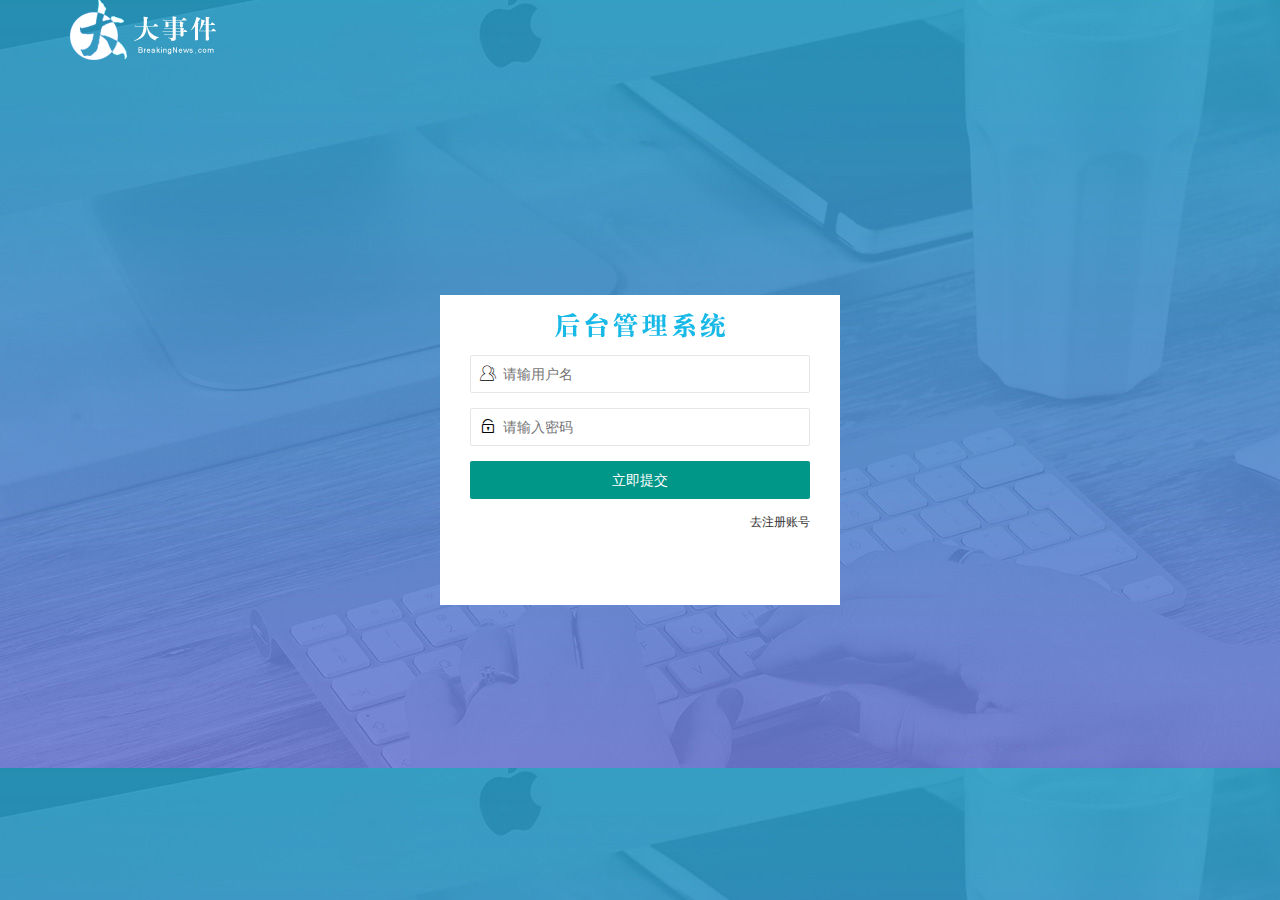
<file: login.html>
<!DOCTYPE html>
<html lang="en">

<head>
    <meta charset="UTF-8">
    <meta http-equiv="X-UA-Compatible" content="IE=edge">
    <meta name="viewport" content="width=device-width, initial-scale=1.0">
    <title>doc</title>
    <link rel="stylesheet" href="./assets/lib/layui/css/layui.css">
    <link rel="stylesheet" href="./assets/css/login.css">
    <style>
        /* 背景图片 */
        
        body {
            background-image: url('assets/images/login_bg.jpg');
        }
        
        .title_box {
            height: 60px;
            background: url('assets/images/login_title.png')no-repeat center;
        }
    </style>

</head>

<body>
    <!-- 头部的log区域 -->
    <div class="layui-main">
        <img src="assets/images/logo.png" alt="" />
    </div>
    <!-- 登录注册区域 -->
    <div class="loginAndRegBox">
        <div class="title_box">

        </div>
        <div class="login-box">
            <!-- 登录的表单 -->
            <form class="layui-form" id='form_login'>
                <!-- 用户名 -->
                <div class="layui-form-item">
                    <i class="layui-icon layui-user">&#xe770;</i>
                    <input type="text" name="username" required lay-verify="required" placeholder="请输用户名" autocomplete="off" class="layui-input">

                </div>
                <!-- 密码 -->
                <div class="layui-form-item">
                    <i class="layui-icon layui-password">&#xe673;</i>
                    <input type="password" name="password" required lay-verify="required|pwd" placeholder="请输入密码" autocomplete="off" class="layui-input">

                </div>
                <!-- 登录按钮 -->
                <div class="layui-form-item">
                    <button class="layui-btn layui-btn-fluid" lay-submit lay-filter="formDemo">立即提交</button>
                </div>

                <div class="layui-form-item link"> <a href="javascript:'" id='link_reg'>去注册账号</a></div>

            </form>

        </div>
        <!-- 注册页面 -->
        <div class="reg-box">
            <form class="layui-form" action="" id='form-reg'>
                <!-- 注册页面用户名 -->
                <div class="layui-form-item">
                    <i class="layui-icon layui-user">&#xe770;</i>
                    <input type="text" name="username" required lay-verify="required" placeholder="请输用户名" autocomplete="off" class="layui-input " lay-verify="required">
                </div>
                <!-- 注册页面密码 -->
                <div class="layui-form-item">
                    <i class="layui-icon layui-password">&#xe673;</i>
                    <input type="password" name="password" required required lay-verify="required|pwd" placeholder="请输入密码" autocomplete="off" class="layui-input">

                </div>
                <!-- 确认 密码 -->
                <div class="layui-form-item">
                    <i class="layui-icon layui-password">&#xe673;</i>
                    <input type="password" name="repassword" required required lay-verify="required|pwd|repwd" placeholder="请确认密码" autocomplete="off" class="layui-input">

                </div>
                <button class="layui-btn layui-btn-fluid" lay-submit lay-filter="formDemo">点击注册</button>
                <div class="layui-form-item  link">
                    <a href="javascript:'" id='link_login'>去登陆</a>
                </div>

        </div>
        </form>
    </div>
    <!-- 导入 kayui的js文件 -->

    <!-- 导入 JQUERY -->
    <script src="assets/lib/layui/layui.all.js"></script>
    <script src="assets/lib/jquery.js"></script>
    <script src="assets/js/login.js"></script>
</body>

</html>
</file>
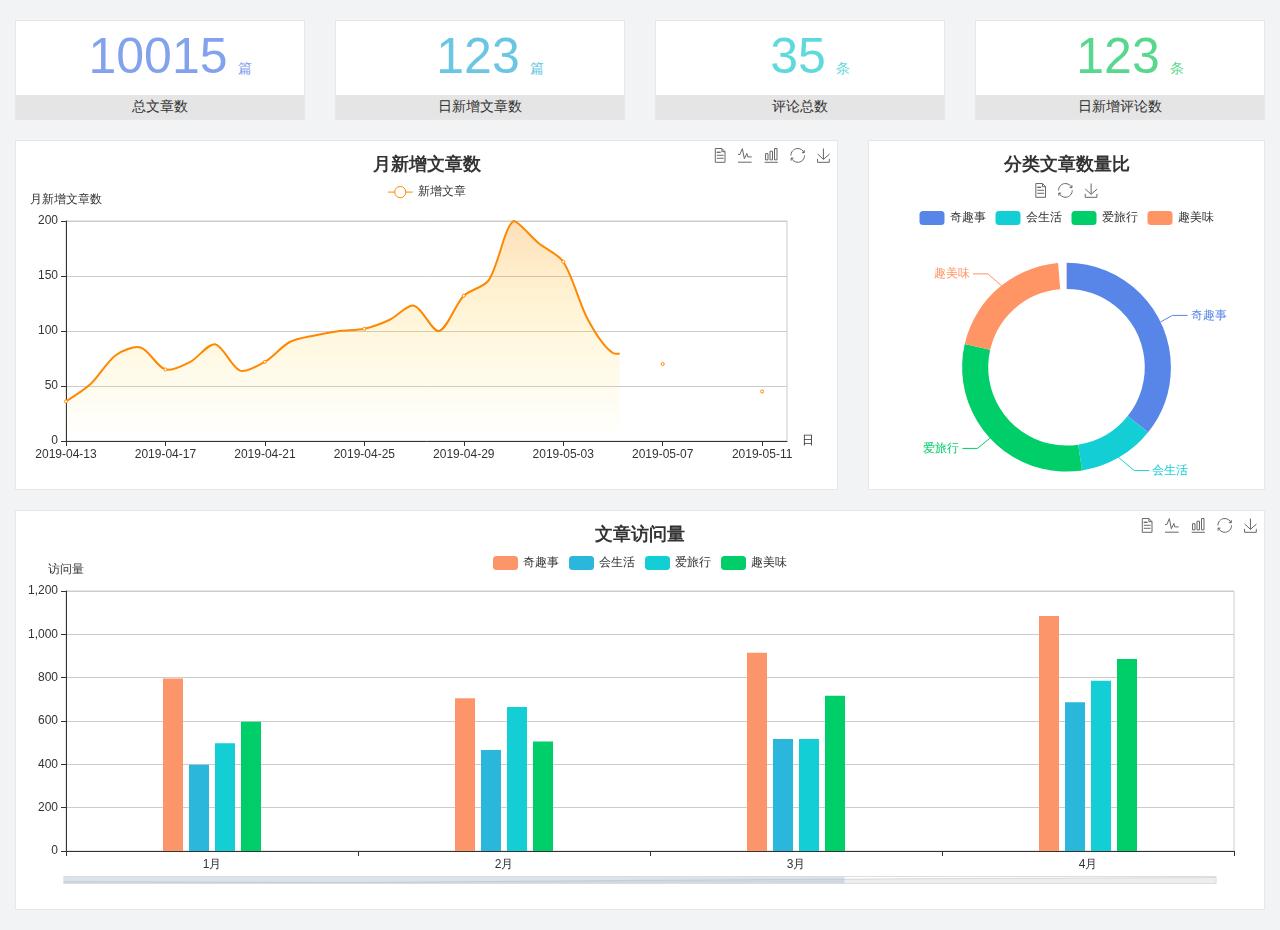
<file: home/dashboard.html>
<!DOCTYPE html>
<html lang="en">

<head>
  <meta charset="UTF-8">
  <meta name="viewport" content="width=device-width, initial-scale=1.0">
  <meta http-equiv="X-UA-Compatible" content="ie=edge">
  <title>图表统计</title>
  <link rel="stylesheet" href="../../assets/lib/bootstrap.css" />
  <link rel="stylesheet" href="../../assets/lib/main.css" />
  <script src="../../assets/lib/jquery.js"></script>
  <script type="text/javascript" src="../../assets/lib/echarts.min.js"></script>
</head>

<body>
  <div class="container-fluid">
    <div class="row spannel_list">
      <div class="col-sm-3 col-xs-6">
        <div class="spannel">
          <em>10015</em><span>篇</span>
          <b>总文章数</b>
        </div>
      </div>
      <div class="col-sm-3 col-xs-6">
        <div class="spannel scolor01">
          <em>123</em><span>篇</span>
          <b>日新增文章数</b>
        </div>
      </div>
      <div class="col-sm-3 col-xs-6">
        <div class="spannel scolor02">
          <em>35</em><span>条</span>
          <b>评论总数</b>
        </div>
      </div>
      <div class="col-sm-3 col-xs-6">
        <div class="spannel scolor03">
          <em>123</em><span>条</span>
          <b>日新增评论数</b>
        </div>
      </div>
    </div>
  </div>

  <div class="container-fluid">
    <div class="row curve-pie">
      <div class="col-lg-8 col-md-8">
        <div class="gragh_pannel" id="curve_show"></div>
      </div>
      <div class="col-lg-4 col-md-4">
        <div class="gragh_pannel" id="pie_show"></div>
      </div>
    </div>
  </div>

  <div class="container-fluid">
    <div class="column_pannel" id="column_show"></div>
  </div>

  <script>
    var oChart = echarts.init(document.getElementById('curve_show'));
    var aList_all = [
      { 'count': 36, 'date': '2019-04-13' },
      { 'count': 52, 'date': '2019-04-14' },
      { 'count': 78, 'date': '2019-04-15' },
      { 'count': 85, 'date': '2019-04-16' },
      { 'count': 65, 'date': '2019-04-17' },
      { 'count': 72, 'date': '2019-04-18' },
      { 'count': 88, 'date': '2019-04-19' },
      { 'count': 64, 'date': '2019-04-20' },
      { 'count': 72, 'date': '2019-04-21' },
      { 'count': 90, 'date': '2019-04-22' },
      { 'count': 96, 'date': '2019-04-23' },
      { 'count': 100, 'date': '2019-04-24' },
      { 'count': 102, 'date': '2019-04-25' },
      { 'count': 110, 'date': '2019-04-26' },
      { 'count': 123, 'date': '2019-04-27' },
      { 'count': 100, 'date': '2019-04-28' },
      { 'count': 132, 'date': '2019-04-29' },
      { 'count': 146, 'date': '2019-04-30' },
      { 'count': 200, 'date': '2019-05-01' },
      { 'count': 180, 'date': '2019-05-02' },
      { 'count': 163, 'date': '2019-05-03' },
      { 'count': 110, 'date': '2019-05-04' },
      { 'count': 80, 'date': '2019-05-05' },
      { 'count': 82, 'date': '2019-05-06' },
      { 'count': 70, 'date': '2019-05-07' },
      { 'count': 65, 'date': '2019-05-08' },
      { 'count': 54, 'date': '2019-05-09' },
      { 'count': 40, 'date': '2019-05-10' },
      { 'count': 45, 'date': '2019-05-11' },
      { 'count': 38, 'date': '2019-05-12' },
    ];

    let aCount = [];
    let aDate = [];

    for (var i = 0; i < aList_all.length; i++) {
      aCount.push(aList_all[i].count);
      aDate.push(aList_all[i].date);
    }

    var chartopt = {
      title: {
        text: '月新增文章数',
        left: 'center',
        top: '10'
      },
      tooltip: {
        trigger: 'axis'
      },
      legend: {
        data: ['新增文章'],
        top: '40'
      },
      toolbox: {
        show: true,
        feature: {
          mark: { show: true },
          dataView: { show: true, readOnly: false },
          magicType: { show: true, type: ['line', 'bar'] },
          restore: { show: true },
          saveAsImage: { show: true }
        }
      },
      calculable: true,
      xAxis: [
        {
          name: '日',
          type: 'category',
          boundaryGap: false,
          data: aDate
        }
      ],
      yAxis: [
        {
          name: '月新增文章数',
          type: 'value'
        }
      ],
      series: [
        {
          name: '新增文章',
          type: 'line',
          smooth: true,
          itemStyle: { normal: { areaStyle: { type: 'default' }, color: '#f80' }, lineStyle: { color: '#f80' } },
          data: aCount
        }],
      areaStyle: {
        normal: {
          color: new echarts.graphic.LinearGradient(0, 0, 0, 1, [{
            offset: 0,
            color: 'rgba(255,136,0,0.39)'
          }, {
            offset: .34,
            color: 'rgba(255,180,0,0.25)'
          }, {
            offset: 1,
            color: 'rgba(255,222,0,0.00)'
          }])

        }
      },
      grid: {
        show: true,
        x: 50,
        x2: 50,
        y: 80,
        height: 220
      }
    };

    oChart.setOption(chartopt);


    var oPie = echarts.init(document.getElementById('pie_show'));
    var oPieopt =
    {
      title: {
        top: 10,
        text: '分类文章数量比',
        x: 'center'
      },
      tooltip: {
        trigger: 'item',
        formatter: "{a} <br/>{b} : {c} ({d}%)"
      },
      color: ['#5885e8', '#13cfd5', '#00ce68', '#ff9565'],
      legend: {
        x: 'center',
        top: 65,
        data: ['奇趣事', '会生活', '爱旅行', '趣美味']
      },
      toolbox: {
        show: true,
        x: 'center',
        top: 35,
        feature: {
          mark: { show: true },
          dataView: { show: true, readOnly: false },
          magicType: {
            show: true,
            type: ['pie', 'funnel'],
            option: {
              funnel: {
                x: '25%',
                width: '50%',
                funnelAlign: 'left',
                max: 1548
              }
            }
          },
          restore: { show: true },
          saveAsImage: { show: true }
        }
      },
      calculable: true,
      series: [
        {
          name: '访问来源',
          type: 'pie',
          radius: ['45%', '60%'],
          center: ['50%', '65%'],
          data: [
            { value: 300, name: '奇趣事' },
            { value: 100, name: '会生活' },
            { value: 260, name: '爱旅行' },
            { value: 180, name: '趣美味' }
          ]
        }
      ]
    };
    oPie.setOption(oPieopt);



    var oColumn = this.echarts.init(document.getElementById('column_show'));
    var oColumnopt =
    {
      title: {
        text: '文章访问量',
        left: 'center',
        top: '10'
      },
      tooltip: {
        trigger: 'axis'
      },
      legend: {
        data: ['奇趣事', '会生活', '爱旅行', '趣美味'],
        top: '40'
      },
      toolbox: {
        show: true,
        feature: {
          mark: { show: true },
          dataView: { show: true, readOnly: false },
          magicType: { show: true, type: ['line', 'bar'] },
          restore: { show: true },
          saveAsImage: { show: true }
        }
      },
      calculable: true,
      xAxis: [
        {
          type: 'category',
          data: ['1月', '2月', '3月', '4月', '5月']
        }
      ],
      yAxis: [
        {
          name: '访问量',
          type: 'value'
        }
      ],
      series: [
        {
          name: '奇趣事',
          type: 'bar',
          barWidth: 20,
          itemStyle: {
            normal: { areaStyle: { type: 'default' }, color: '#fd956a' }
          },
          data: [800, 708, 920, 1090, 1200]
        },
        {
          name: '会生活',
          type: 'bar',
          barWidth: 20,
          itemStyle: {
            normal: { areaStyle: { type: 'default' }, color: '#2bb6db' }
          },
          data: [400, 468, 520, 690, 800]
        },
        {
          name: '爱旅行',
          type: 'bar',
          barWidth: 20,
          itemStyle: {
            normal: { areaStyle: { type: 'default' }, color: '#13cfd5' }
          },
          data: [500, 668, 520, 790, 900]
        },
        {
          name: '趣美味',
          type: 'bar',
          barWidth: 20,
          itemStyle: {
            normal: { areaStyle: { type: 'default' }, color: '#00ce68' }
          },
          data: [600, 508, 720, 890, 1000]
        }
      ],
      grid: {
        show: true,
        x: 50,
        x2: 30,
        y: 80,
        height: 260
      },
      dataZoom: [//给x轴设置滚动条
        {
          start: 0,//默认为0
          end: 100 - 1000 / 31,//默认为100
          type: 'slider',
          show: true,
          xAxisIndex: [0],
          handleSize: 0,//滑动条的 左右2个滑动条的大小
          height: 8,//组件高度
          left: 45, //左边的距离
          right: 50,//右边的距离
          bottom: 26,//右边的距离
          handleColor: '#ddd',//h滑动图标的颜色
          handleStyle: {
            borderColor: "#cacaca",
            borderWidth: "1",
            shadowBlur: 2,
            background: "#ddd",
            shadowColor: "#ddd",
          }
        }]
    };
    oColumn.setOption(oColumnopt);
  </script>
</body>

</html>
</file>
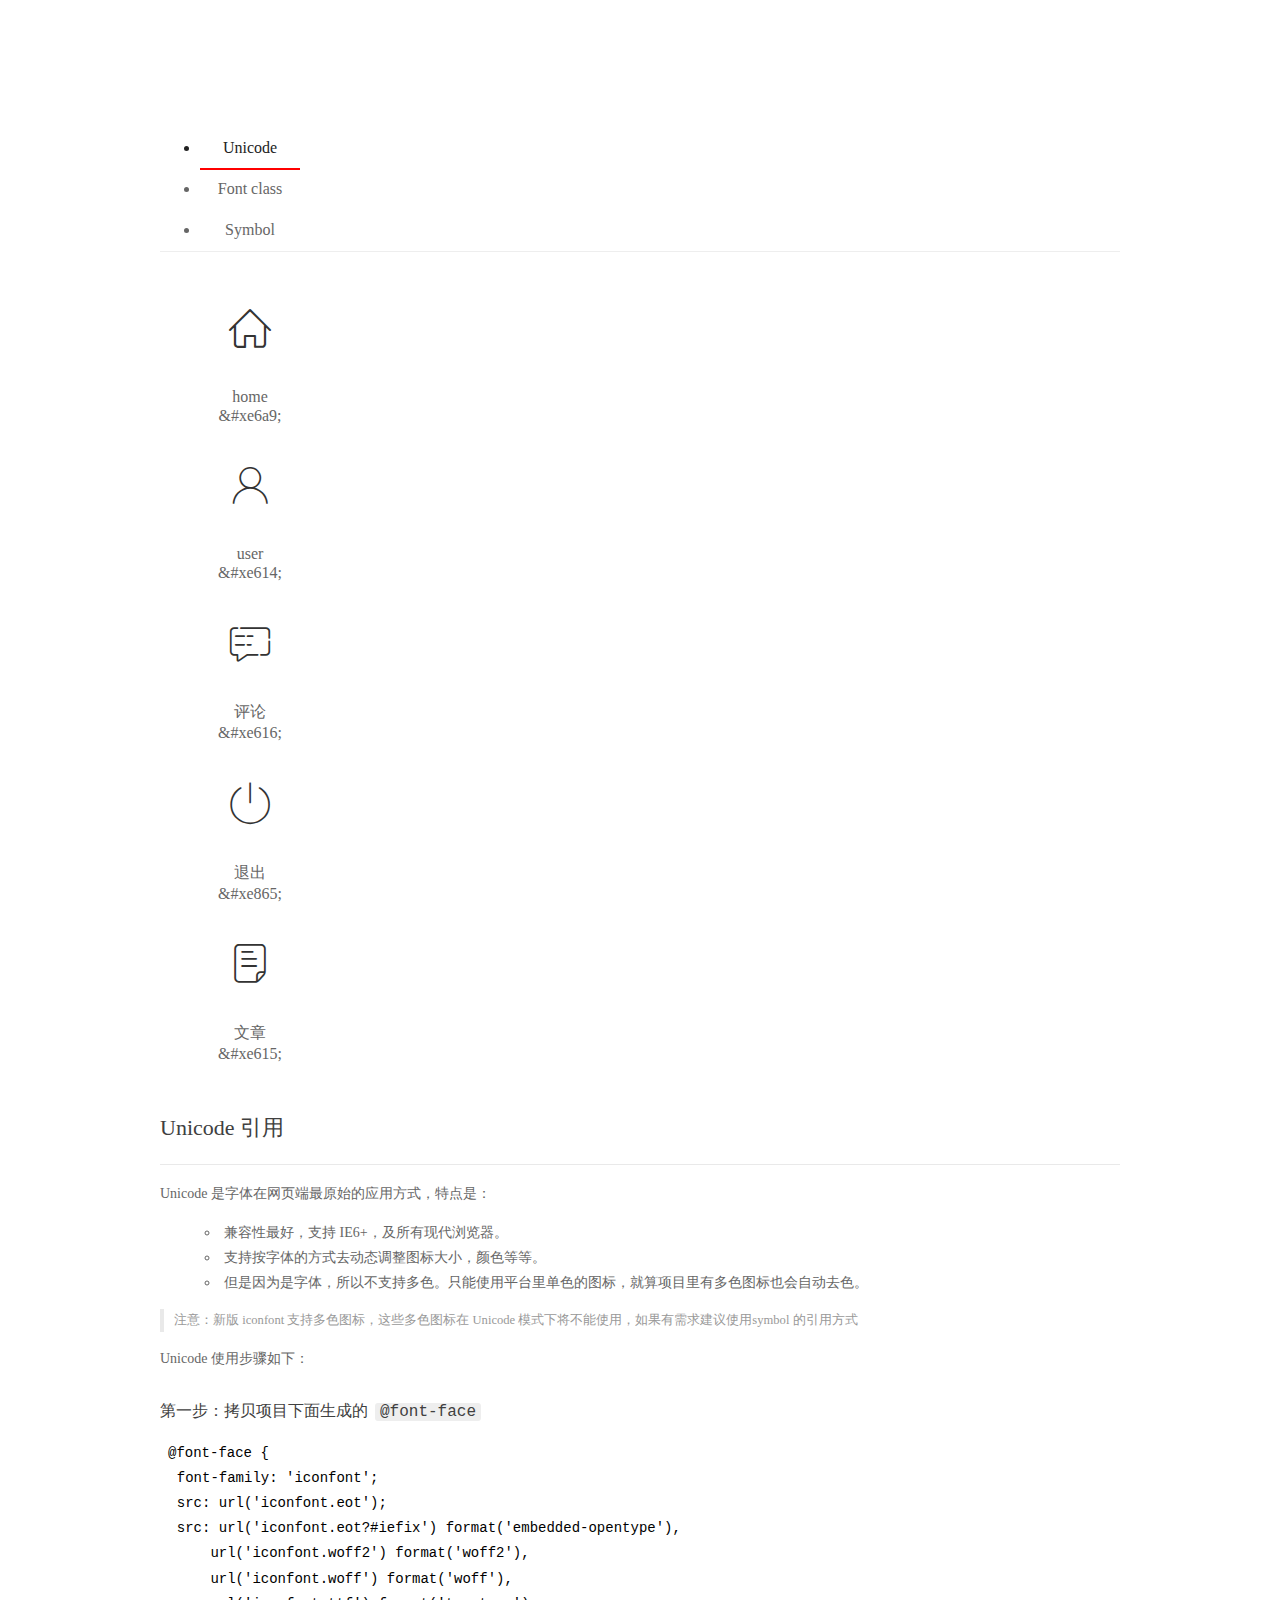
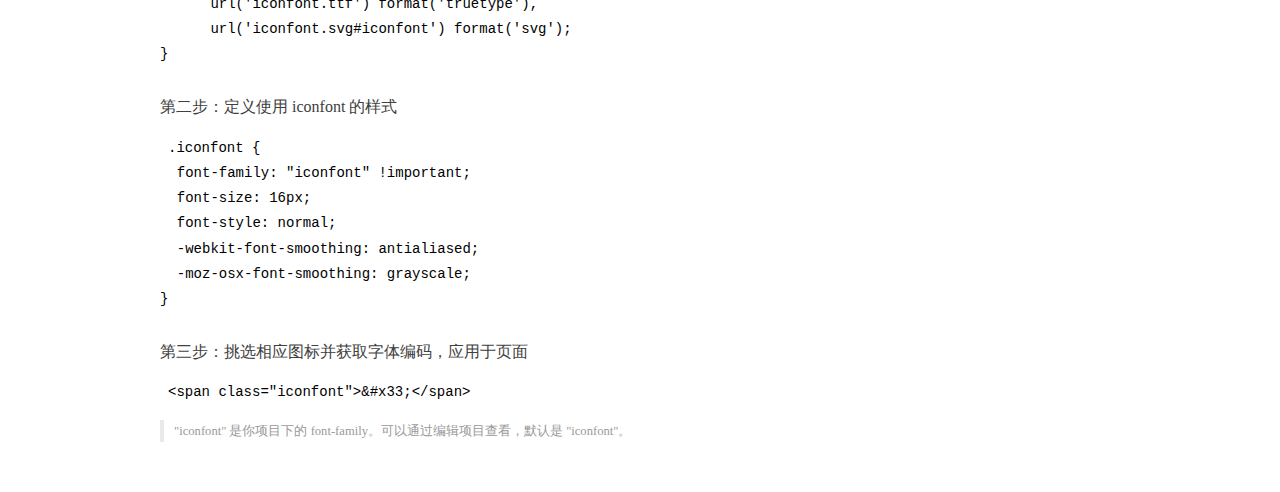
<file: assets/fonts/demo_index.html>
<!DOCTYPE html>
<html>
<head>
  <meta charset="utf-8"/>
  <title>IconFont Demo</title>
  <link rel="shortcut icon" href="https://gtms04.alicdn.com/tps/i4/TB1_oz6GVXXXXaFXpXXJDFnIXXX-64-64.ico" type="image/x-icon"/>
  <link rel="stylesheet" href="https://g.alicdn.com/thx/cube/1.3.2/cube.min.css">
  <link rel="stylesheet" href="demo.css">
  <link rel="stylesheet" href="iconfont.css">
  <script src="iconfont.js"></script>
  <!-- jQuery -->
  <script src="https://a1.alicdn.com/oss/uploads/2018/12/26/7bfddb60-08e8-11e9-9b04-53e73bb6408b.js"></script>
  <!-- 代码高亮 -->
  <script src="https://a1.alicdn.com/oss/uploads/2018/12/26/a3f714d0-08e6-11e9-8a15-ebf944d7534c.js"></script>
</head>
<body>
  <div class="main">
    <h1 class="logo"><a href="https://www.iconfont.cn/" title="iconfont 首页" target="_blank">&#xe86b;</a></h1>
    <div class="nav-tabs">
      <ul id="tabs" class="dib-box">
        <li class="dib active"><span>Unicode</span></li>
        <li class="dib"><span>Font class</span></li>
        <li class="dib"><span>Symbol</span></li>
      </ul>
      
    </div>
    <div class="tab-container">
      <div class="content unicode" style="display: block;">
          <ul class="icon_lists dib-box">
          
            <li class="dib">
              <span class="icon iconfont">&#xe6a9;</span>
                <div class="name">home</div>
                <div class="code-name">&amp;#xe6a9;</div>
              </li>
          
            <li class="dib">
              <span class="icon iconfont">&#xe614;</span>
                <div class="name">user</div>
                <div class="code-name">&amp;#xe614;</div>
              </li>
          
            <li class="dib">
              <span class="icon iconfont">&#xe616;</span>
                <div class="name">评论</div>
                <div class="code-name">&amp;#xe616;</div>
              </li>
          
            <li class="dib">
              <span class="icon iconfont">&#xe865;</span>
                <div class="name">退出</div>
                <div class="code-name">&amp;#xe865;</div>
              </li>
          
            <li class="dib">
              <span class="icon iconfont">&#xe615;</span>
                <div class="name">文章</div>
                <div class="code-name">&amp;#xe615;</div>
              </li>
          
          </ul>
          <div class="article markdown">
          <h2 id="unicode-">Unicode 引用</h2>
          <hr>

          <p>Unicode 是字体在网页端最原始的应用方式，特点是：</p>
          <ul>
            <li>兼容性最好，支持 IE6+，及所有现代浏览器。</li>
            <li>支持按字体的方式去动态调整图标大小，颜色等等。</li>
            <li>但是因为是字体，所以不支持多色。只能使用平台里单色的图标，就算项目里有多色图标也会自动去色。</li>
          </ul>
          <blockquote>
            <p>注意：新版 iconfont 支持多色图标，这些多色图标在 Unicode 模式下将不能使用，如果有需求建议使用symbol 的引用方式</p>
          </blockquote>
          <p>Unicode 使用步骤如下：</p>
          <h3 id="-font-face">第一步：拷贝项目下面生成的 <code>@font-face</code></h3>
<pre><code class="language-css"
>@font-face {
  font-family: 'iconfont';
  src: url('iconfont.eot');
  src: url('iconfont.eot?#iefix') format('embedded-opentype'),
      url('iconfont.woff2') format('woff2'),
      url('iconfont.woff') format('woff'),
      url('iconfont.ttf') format('truetype'),
      url('iconfont.svg#iconfont') format('svg');
}
</code></pre>
          <h3 id="-iconfont-">第二步：定义使用 iconfont 的样式</h3>
<pre><code class="language-css"
>.iconfont {
  font-family: "iconfont" !important;
  font-size: 16px;
  font-style: normal;
  -webkit-font-smoothing: antialiased;
  -moz-osx-font-smoothing: grayscale;
}
</code></pre>
          <h3 id="-">第三步：挑选相应图标并获取字体编码，应用于页面</h3>
<pre>
<code class="language-html"
>&lt;span class="iconfont"&gt;&amp;#x33;&lt;/span&gt;
</code></pre>
          <blockquote>
            <p>"iconfont" 是你项目下的 font-family。可以通过编辑项目查看，默认是 "iconfont"。</p>
          </blockquote>
          </div>
      </div>
      <div class="content font-class">
        <ul class="icon_lists dib-box">
          
          <li class="dib">
            <span class="icon iconfont icon-home"></span>
            <div class="name">
              home
            </div>
            <div class="code-name">.icon-home
            </div>
          </li>
          
          <li class="dib">
            <span class="icon iconfont icon-user"></span>
            <div class="name">
              user
            </div>
            <div class="code-name">.icon-user
            </div>
          </li>
          
          <li class="dib">
            <span class="icon iconfont icon-pinglun"></span>
            <div class="name">
              评论
            </div>
            <div class="code-name">.icon-pinglun
            </div>
          </li>
          
          <li class="dib">
            <span class="icon iconfont icon-tuichu"></span>
            <div class="name">
              退出
            </div>
            <div class="code-name">.icon-tuichu
            </div>
          </li>
          
          <li class="dib">
            <span class="icon iconfont icon-16"></span>
            <div class="name">
              文章
            </div>
            <div class="code-name">.icon-16
            </div>
          </li>
          
        </ul>
        <div class="article markdown">
        <h2 id="font-class-">font-class 引用</h2>
        <hr>

        <p>font-class 是 Unicode 使用方式的一种变种，主要是解决 Unicode 书写不直观，语意不明确的问题。</p>
        <p>与 Unicode 使用方式相比，具有如下特点：</p>
        <ul>
          <li>兼容性良好，支持 IE8+，及所有现代浏览器。</li>
          <li>相比于 Unicode 语意明确，书写更直观。可以很容易分辨这个 icon 是什么。</li>
          <li>因为使用 class 来定义图标，所以当要替换图标时，只需要修改 class 里面的 Unicode 引用。</li>
          <li>不过因为本质上还是使用的字体，所以多色图标还是不支持的。</li>
        </ul>
        <p>使用步骤如下：</p>
        <h3 id="-fontclass-">第一步：引入项目下面生成的 fontclass 代码：</h3>
<pre><code class="language-html">&lt;link rel="stylesheet" href="./iconfont.css"&gt;
</code></pre>
        <h3 id="-">第二步：挑选相应图标并获取类名，应用于页面：</h3>
<pre><code class="language-html">&lt;span class="iconfont icon-xxx"&gt;&lt;/span&gt;
</code></pre>
        <blockquote>
          <p>"
            iconfont" 是你项目下的 font-family。可以通过编辑项目查看，默认是 "iconfont"。</p>
        </blockquote>
      </div>
      </div>
      <div class="content symbol">
          <ul class="icon_lists dib-box">
          
            <li class="dib">
                <svg class="icon svg-icon" aria-hidden="true">
                  <use xlink:href="#icon-home"></use>
                </svg>
                <div class="name">home</div>
                <div class="code-name">#icon-home</div>
            </li>
          
            <li class="dib">
                <svg class="icon svg-icon" aria-hidden="true">
                  <use xlink:href="#icon-user"></use>
                </svg>
                <div class="name">user</div>
                <div class="code-name">#icon-user</div>
            </li>
          
            <li class="dib">
                <svg class="icon svg-icon" aria-hidden="true">
                  <use xlink:href="#icon-pinglun"></use>
                </svg>
                <div class="name">评论</div>
                <div class="code-name">#icon-pinglun</div>
            </li>
          
            <li class="dib">
                <svg class="icon svg-icon" aria-hidden="true">
                  <use xlink:href="#icon-tuichu"></use>
                </svg>
                <div class="name">退出</div>
                <div class="code-name">#icon-tuichu</div>
            </li>
          
            <li class="dib">
                <svg class="icon svg-icon" aria-hidden="true">
                  <use xlink:href="#icon-16"></use>
                </svg>
                <div class="name">文章</div>
                <div class="code-name">#icon-16</div>
            </li>
          
          </ul>
          <div class="article markdown">
          <h2 id="symbol-">Symbol 引用</h2>
          <hr>

          <p>这是一种全新的使用方式，应该说这才是未来的主流，也是平台目前推荐的用法。相关介绍可以参考这篇<a href="">文章</a>
            这种用法其实是做了一个 SVG 的集合，与另外两种相比具有如下特点：</p>
          <ul>
            <li>支持多色图标了，不再受单色限制。</li>
            <li>通过一些技巧，支持像字体那样，通过 <code>font-size</code>, <code>color</code> 来调整样式。</li>
            <li>兼容性较差，支持 IE9+，及现代浏览器。</li>
            <li>浏览器渲染 SVG 的性能一般，还不如 png。</li>
          </ul>
          <p>使用步骤如下：</p>
          <h3 id="-symbol-">第一步：引入项目下面生成的 symbol 代码：</h3>
<pre><code class="language-html">&lt;script src="./iconfont.js"&gt;&lt;/script&gt;
</code></pre>
          <h3 id="-css-">第二步：加入通用 CSS 代码（引入一次就行）：</h3>
<pre><code class="language-html">&lt;style&gt;
.icon {
  width: 1em;
  height: 1em;
  vertical-align: -0.15em;
  fill: currentColor;
  overflow: hidden;
}
&lt;/style&gt;
</code></pre>
          <h3 id="-">第三步：挑选相应图标并获取类名，应用于页面：</h3>
<pre><code class="language-html">&lt;svg class="icon" aria-hidden="true"&gt;
  &lt;use xlink:href="#icon-xxx"&gt;&lt;/use&gt;
&lt;/svg&gt;
</code></pre>
          </div>
      </div>

    </div>
  </div>
  <script>
  $(document).ready(function () {
      $('.tab-container .content:first').show()

      $('#tabs li').click(function (e) {
        var tabContent = $('.tab-container .content')
        var index = $(this).index()

        if ($(this).hasClass('active')) {
          return
        } else {
          $('#tabs li').removeClass('active')
          $(this).addClass('active')

          tabContent.hide().eq(index).fadeIn()
        }
      })
    })
  </script>
</body>
</html>
</file>
<file: assets/lib/layui/css/layui.css>
/** layui-v2.5.5 MIT License By https://www.layui.com */
 .layui-inline,img{display:inline-block;vertical-align:middle}h1,h2,h3,h4,h5,h6{font-weight:400}.layui-edge,.layui-header,.layui-inline,.layui-main{position:relative}.layui-body,.layui-edge,.layui-elip{overflow:hidden}.layui-btn,.layui-edge,.layui-inline,img{vertical-align:middle}.layui-btn,.layui-disabled,.layui-icon,.layui-unselect{-moz-user-select:none;-webkit-user-select:none;-ms-user-select:none}.layui-elip,.layui-form-checkbox span,.layui-form-pane .layui-form-label{text-overflow:ellipsis;white-space:nowrap}.layui-breadcrumb,.layui-tree-btnGroup{visibility:hidden}blockquote,body,button,dd,div,dl,dt,form,h1,h2,h3,h4,h5,h6,input,li,ol,p,pre,td,textarea,th,ul{margin:0;padding:0;-webkit-tap-highlight-color:rgba(0,0,0,0)}a:active,a:hover{outline:0}img{border:none}li{list-style:none}table{border-collapse:collapse;border-spacing:0}h4,h5,h6{font-size:100%}button,input,optgroup,option,select,textarea{font-family:inherit;font-size:inherit;font-style:inherit;font-weight:inherit;outline:0}pre{white-space:pre-wrap;white-space:-moz-pre-wrap;white-space:-pre-wrap;white-space:-o-pre-wrap;word-wrap:break-word}body{line-height:24px;font:14px Helvetica Neue,Helvetica,PingFang SC,Tahoma,Arial,sans-serif}hr{height:1px;margin:10px 0;border:0;clear:both}a{color:#333;text-decoration:none}a:hover{color:#777}a cite{font-style:normal;*cursor:pointer}.layui-border-box,.layui-border-box *{box-sizing:border-box}.layui-box,.layui-box *{box-sizing:content-box}.layui-clear{clear:both;*zoom:1}.layui-clear:after{content:'\20';clear:both;*zoom:1;display:block;height:0}.layui-inline{*display:inline;*zoom:1}.layui-edge{display:inline-block;width:0;height:0;border-width:6px;border-style:dashed;border-color:transparent}.layui-edge-top{top:-4px;border-bottom-color:#999;border-bottom-style:solid}.layui-edge-right{border-left-color:#999;border-left-style:solid}.layui-edge-bottom{top:2px;border-top-color:#999;border-top-style:solid}.layui-edge-left{border-right-color:#999;border-right-style:solid}.layui-disabled,.layui-disabled:hover{color:#d2d2d2!important;cursor:not-allowed!important}.layui-circle{border-radius:100%}.layui-show{display:block!important}.layui-hide{display:none!important}@font-face{font-family:layui-icon;src:url(../font/iconfont.eot?v=250);src:url(../font/iconfont.eot?v=250#iefix) format('embedded-opentype'),url(../font/iconfont.woff2?v=250) format('woff2'),url(../font/iconfont.woff?v=250) format('woff'),url(../font/iconfont.ttf?v=250) format('truetype'),url(../font/iconfont.svg?v=250#layui-icon) format('svg')}.layui-icon{font-family:layui-icon!important;font-size:16px;font-style:normal;-webkit-font-smoothing:antialiased;-moz-osx-font-smoothing:grayscale}.layui-icon-reply-fill:before{content:"\e611"}.layui-icon-set-fill:before{content:"\e614"}.layui-icon-menu-fill:before{content:"\e60f"}.layui-icon-search:before{content:"\e615"}.layui-icon-share:before{content:"\e641"}.layui-icon-set-sm:before{content:"\e620"}.layui-icon-engine:before{content:"\e628"}.layui-icon-close:before{content:"\1006"}.layui-icon-close-fill:before{content:"\1007"}.layui-icon-chart-screen:before{content:"\e629"}.layui-icon-star:before{content:"\e600"}.layui-icon-circle-dot:before{content:"\e617"}.layui-icon-chat:before{content:"\e606"}.layui-icon-release:before{content:"\e609"}.layui-icon-list:before{content:"\e60a"}.layui-icon-chart:before{content:"\e62c"}.layui-icon-ok-circle:before{content:"\1005"}.layui-icon-layim-theme:before{content:"\e61b"}.layui-icon-table:before{content:"\e62d"}.layui-icon-right:before{content:"\e602"}.layui-icon-left:before{content:"\e603"}.layui-icon-cart-simple:before{content:"\e698"}.layui-icon-face-cry:before{content:"\e69c"}.layui-icon-face-smile:before{content:"\e6af"}.layui-icon-survey:before{content:"\e6b2"}.layui-icon-tree:before{content:"\e62e"}.layui-icon-upload-circle:before{content:"\e62f"}.layui-icon-add-circle:before{content:"\e61f"}.layui-icon-download-circle:before{content:"\e601"}.layui-icon-templeate-1:before{content:"\e630"}.layui-icon-util:before{content:"\e631"}.layui-icon-face-surprised:before{content:"\e664"}.layui-icon-edit:before{content:"\e642"}.layui-icon-speaker:before{content:"\e645"}.layui-icon-down:before{content:"\e61a"}.layui-icon-file:before{content:"\e621"}.layui-icon-layouts:before{content:"\e632"}.layui-icon-rate-half:before{content:"\e6c9"}.layui-icon-add-circle-fine:before{content:"\e608"}.layui-icon-prev-circle:before{content:"\e633"}.layui-icon-read:before{content:"\e705"}.layui-icon-404:before{content:"\e61c"}.layui-icon-carousel:before{content:"\e634"}.layui-icon-help:before{content:"\e607"}.layui-icon-code-circle:before{content:"\e635"}.layui-icon-water:before{content:"\e636"}.layui-icon-username:before{content:"\e66f"}.layui-icon-find-fill:before{content:"\e670"}.layui-icon-about:before{content:"\e60b"}.layui-icon-location:before{content:"\e715"}.layui-icon-up:before{content:"\e619"}.layui-icon-pause:before{content:"\e651"}.layui-icon-date:before{content:"\e637"}.layui-icon-layim-uploadfile:before{content:"\e61d"}.layui-icon-delete:before{content:"\e640"}.layui-icon-play:before{content:"\e652"}.layui-icon-top:before{content:"\e604"}.layui-icon-friends:before{content:"\e612"}.layui-icon-refresh-3:before{content:"\e9aa"}.layui-icon-ok:before{content:"\e605"}.layui-icon-layer:before{content:"\e638"}.layui-icon-face-smile-fine:before{content:"\e60c"}.layui-icon-dollar:before{content:"\e659"}.layui-icon-group:before{content:"\e613"}.layui-icon-layim-download:before{content:"\e61e"}.layui-icon-picture-fine:before{content:"\e60d"}.layui-icon-link:before{content:"\e64c"}.layui-icon-diamond:before{content:"\e735"}.layui-icon-log:before{content:"\e60e"}.layui-icon-rate-solid:before{content:"\e67a"}.layui-icon-fonts-del:before{content:"\e64f"}.layui-icon-unlink:before{content:"\e64d"}.layui-icon-fonts-clear:before{content:"\e639"}.layui-icon-triangle-r:before{content:"\e623"}.layui-icon-circle:before{content:"\e63f"}.layui-icon-radio:before{content:"\e643"}.layui-icon-align-center:before{content:"\e647"}.layui-icon-align-right:before{content:"\e648"}.layui-icon-align-left:before{content:"\e649"}.layui-icon-loading-1:before{content:"\e63e"}.layui-icon-return:before{content:"\e65c"}.layui-icon-fonts-strong:before{content:"\e62b"}.layui-icon-upload:before{content:"\e67c"}.layui-icon-dialogue:before{content:"\e63a"}.layui-icon-video:before{content:"\e6ed"}.layui-icon-headset:before{content:"\e6fc"}.layui-icon-cellphone-fine:before{content:"\e63b"}.layui-icon-add-1:before{content:"\e654"}.layui-icon-face-smile-b:before{content:"\e650"}.layui-icon-fonts-html:before{content:"\e64b"}.layui-icon-form:before{content:"\e63c"}.layui-icon-cart:before{content:"\e657"}.layui-icon-camera-fill:before{content:"\e65d"}.layui-icon-tabs:before{content:"\e62a"}.layui-icon-fonts-code:before{content:"\e64e"}.layui-icon-fire:before{content:"\e756"}.layui-icon-set:before{content:"\e716"}.layui-icon-fonts-u:before{content:"\e646"}.layui-icon-triangle-d:before{content:"\e625"}.layui-icon-tips:before{content:"\e702"}.layui-icon-picture:before{content:"\e64a"}.layui-icon-more-vertical:before{content:"\e671"}.layui-icon-flag:before{content:"\e66c"}.layui-icon-loading:before{content:"\e63d"}.layui-icon-fonts-i:before{content:"\e644"}.layui-icon-refresh-1:before{content:"\e666"}.layui-icon-rmb:before{content:"\e65e"}.layui-icon-home:before{content:"\e68e"}.layui-icon-user:before{content:"\e770"}.layui-icon-notice:before{content:"\e667"}.layui-icon-login-weibo:before{content:"\e675"}.layui-icon-voice:before{content:"\e688"}.layui-icon-upload-drag:before{content:"\e681"}.layui-icon-login-qq:before{content:"\e676"}.layui-icon-snowflake:before{content:"\e6b1"}.layui-icon-file-b:before{content:"\e655"}.layui-icon-template:before{content:"\e663"}.layui-icon-auz:before{content:"\e672"}.layui-icon-console:before{content:"\e665"}.layui-icon-app:before{content:"\e653"}.layui-icon-prev:before{content:"\e65a"}.layui-icon-website:before{content:"\e7ae"}.layui-icon-next:before{content:"\e65b"}.layui-icon-component:before{content:"\e857"}.layui-icon-more:before{content:"\e65f"}.layui-icon-login-wechat:before{content:"\e677"}.layui-icon-shrink-right:before{content:"\e668"}.layui-icon-spread-left:before{content:"\e66b"}.layui-icon-camera:before{content:"\e660"}.layui-icon-note:before{content:"\e66e"}.layui-icon-refresh:before{content:"\e669"}.layui-icon-female:before{content:"\e661"}.layui-icon-male:before{content:"\e662"}.layui-icon-password:before{content:"\e673"}.layui-icon-senior:before{content:"\e674"}.layui-icon-theme:before{content:"\e66a"}.layui-icon-tread:before{content:"\e6c5"}.layui-icon-praise:before{content:"\e6c6"}.layui-icon-star-fill:before{content:"\e658"}.layui-icon-rate:before{content:"\e67b"}.layui-icon-template-1:before{content:"\e656"}.layui-icon-vercode:before{content:"\e679"}.layui-icon-cellphone:before{content:"\e678"}.layui-icon-screen-full:before{content:"\e622"}.layui-icon-screen-restore:before{content:"\e758"}.layui-icon-cols:before{content:"\e610"}.layui-icon-export:before{content:"\e67d"}.layui-icon-print:before{content:"\e66d"}.layui-icon-slider:before{content:"\e714"}.layui-icon-addition:before{content:"\e624"}.layui-icon-subtraction:before{content:"\e67e"}.layui-icon-service:before{content:"\e626"}.layui-icon-transfer:before{content:"\e691"}.layui-main{width:1140px;margin:0 auto}.layui-header{z-index:1000;height:60px}.layui-header a:hover{transition:all .5s;-webkit-transition:all .5s}.layui-side{position:fixed;left:0;top:0;bottom:0;z-index:999;width:200px;overflow-x:hidden}.layui-side-scroll{position:relative;width:220px;height:100%;overflow-x:hidden}.layui-body{position:absolute;left:200px;right:0;top:0;bottom:0;z-index:998;width:auto;overflow-y:auto;box-sizing:border-box}.layui-layout-body{overflow:hidden}.layui-layout-admin .layui-header{background-color:#23262E}.layui-layout-admin .layui-side{top:60px;width:200px;overflow-x:hidden}.layui-layout-admin .layui-body{position:fixed;top:60px;bottom:44px}.layui-layout-admin .layui-main{width:auto;margin:0 15px}.layui-layout-admin .layui-footer{position:fixed;left:200px;right:0;bottom:0;height:44px;line-height:44px;padding:0 15px;background-color:#eee}.layui-layout-admin .layui-logo{position:absolute;left:0;top:0;width:200px;height:100%;line-height:60px;text-align:center;color:#009688;font-size:16px}.layui-layout-admin .layui-header .layui-nav{background:0 0}.layui-layout-left{position:absolute!important;left:200px;top:0}.layui-layout-right{position:absolute!important;right:0;top:0}.layui-container{position:relative;margin:0 auto;padding:0 15px;box-sizing:border-box}.layui-fluid{position:relative;margin:0 auto;padding:0 15px}.layui-row:after,.layui-row:before{content:'';display:block;clear:both}.layui-col-lg1,.layui-col-lg10,.layui-col-lg11,.layui-col-lg12,.layui-col-lg2,.layui-col-lg3,.layui-col-lg4,.layui-col-lg5,.layui-col-lg6,.layui-col-lg7,.layui-col-lg8,.layui-col-lg9,.layui-col-md1,.layui-col-md10,.layui-col-md11,.layui-col-md12,.layui-col-md2,.layui-col-md3,.layui-col-md4,.layui-col-md5,.layui-col-md6,.layui-col-md7,.layui-col-md8,.layui-col-md9,.layui-col-sm1,.layui-col-sm10,.layui-col-sm11,.layui-col-sm12,.layui-col-sm2,.layui-col-sm3,.layui-col-sm4,.layui-col-sm5,.layui-col-sm6,.layui-col-sm7,.layui-col-sm8,.layui-col-sm9,.layui-col-xs1,.layui-col-xs10,.layui-col-xs11,.layui-col-xs12,.layui-col-xs2,.layui-col-xs3,.layui-col-xs4,.layui-col-xs5,.layui-col-xs6,.layui-col-xs7,.layui-col-xs8,.layui-col-xs9{position:relative;display:block;box-sizing:border-box}.layui-col-xs1,.layui-col-xs10,.layui-col-xs11,.layui-col-xs12,.layui-col-xs2,.layui-col-xs3,.layui-col-xs4,.layui-col-xs5,.layui-col-xs6,.layui-col-xs7,.layui-col-xs8,.layui-col-xs9{float:left}.layui-col-xs1{width:8.33333333%}.layui-col-xs2{width:16.66666667%}.layui-col-xs3{width:25%}.layui-col-xs4{width:33.33333333%}.layui-col-xs5{width:41.66666667%}.layui-col-xs6{width:50%}.layui-col-xs7{width:58.33333333%}.layui-col-xs8{width:66.66666667%}.layui-col-xs9{width:75%}.layui-col-xs10{width:83.33333333%}.layui-col-xs11{width:91.66666667%}.layui-col-xs12{width:100%}.layui-col-xs-offset1{margin-left:8.33333333%}.layui-col-xs-offset2{margin-left:16.66666667%}.layui-col-xs-offset3{margin-left:25%}.layui-col-xs-offset4{margin-left:33.33333333%}.layui-col-xs-offset5{margin-left:41.66666667%}.layui-col-xs-offset6{margin-left:50%}.layui-col-xs-offset7{margin-left:58.33333333%}.layui-col-xs-offset8{margin-left:66.66666667%}.layui-col-xs-offset9{margin-left:75%}.layui-col-xs-offset10{margin-left:83.33333333%}.layui-col-xs-offset11{margin-left:91.66666667%}.layui-col-xs-offset12{margin-left:100%}@media screen and (max-width:768px){.layui-hide-xs{display:none!important}.layui-show-xs-block{display:block!important}.layui-show-xs-inline{display:inline!important}.layui-show-xs-inline-block{display:inline-block!important}}@media screen and (min-width:768px){.layui-container{width:750px}.layui-hide-sm{display:none!important}.layui-show-sm-block{display:block!important}.layui-show-sm-inline{display:inline!important}.layui-show-sm-inline-block{display:inline-block!important}.layui-col-sm1,.layui-col-sm10,.layui-col-sm11,.layui-col-sm12,.layui-col-sm2,.layui-col-sm3,.layui-col-sm4,.layui-col-sm5,.layui-col-sm6,.layui-col-sm7,.layui-col-sm8,.layui-col-sm9{float:left}.layui-col-sm1{width:8.33333333%}.layui-col-sm2{width:16.66666667%}.layui-col-sm3{width:25%}.layui-col-sm4{width:33.33333333%}.layui-col-sm5{width:41.66666667%}.layui-col-sm6{width:50%}.layui-col-sm7{width:58.33333333%}.layui-col-sm8{width:66.66666667%}.layui-col-sm9{width:75%}.layui-col-sm10{width:83.33333333%}.layui-col-sm11{width:91.66666667%}.layui-col-sm12{width:100%}.layui-col-sm-offset1{margin-left:8.33333333%}.layui-col-sm-offset2{margin-left:16.66666667%}.layui-col-sm-offset3{margin-left:25%}.layui-col-sm-offset4{margin-left:33.33333333%}.layui-col-sm-offset5{margin-left:41.66666667%}.layui-col-sm-offset6{margin-left:50%}.layui-col-sm-offset7{margin-left:58.33333333%}.layui-col-sm-offset8{margin-left:66.66666667%}.layui-col-sm-offset9{margin-left:75%}.layui-col-sm-offset10{margin-left:83.33333333%}.layui-col-sm-offset11{margin-left:91.66666667%}.layui-col-sm-offset12{margin-left:100%}}@media screen and (min-width:992px){.layui-container{width:970px}.layui-hide-md{display:none!important}.layui-show-md-block{display:block!important}.layui-show-md-inline{display:inline!important}.layui-show-md-inline-block{display:inline-block!important}.layui-col-md1,.layui-col-md10,.layui-col-md11,.layui-col-md12,.layui-col-md2,.layui-col-md3,.layui-col-md4,.layui-col-md5,.layui-col-md6,.layui-col-md7,.layui-col-md8,.layui-col-md9{float:left}.layui-col-md1{width:8.33333333%}.layui-col-md2{width:16.66666667%}.layui-col-md3{width:25%}.layui-col-md4{width:33.33333333%}.layui-col-md5{width:41.66666667%}.layui-col-md6{width:50%}.layui-col-md7{width:58.33333333%}.layui-col-md8{width:66.66666667%}.layui-col-md9{width:75%}.layui-col-md10{width:83.33333333%}.layui-col-md11{width:91.66666667%}.layui-col-md12{width:100%}.layui-col-md-offset1{margin-left:8.33333333%}.layui-col-md-offset2{margin-left:16.66666667%}.layui-col-md-offset3{margin-left:25%}.layui-col-md-offset4{margin-left:33.33333333%}.layui-col-md-offset5{margin-left:41.66666667%}.layui-col-md-offset6{margin-left:50%}.layui-col-md-offset7{margin-left:58.33333333%}.layui-col-md-offset8{margin-left:66.66666667%}.layui-col-md-offset9{margin-left:75%}.layui-col-md-offset10{margin-left:83.33333333%}.layui-col-md-offset11{margin-left:91.66666667%}.layui-col-md-offset12{margin-left:100%}}@media screen and (min-width:1200px){.layui-container{width:1170px}.layui-hide-lg{display:none!important}.layui-show-lg-block{display:block!important}.layui-show-lg-inline{display:inline!important}.layui-show-lg-inline-block{display:inline-block!important}.layui-col-lg1,.layui-col-lg10,.layui-col-lg11,.layui-col-lg12,.layui-col-lg2,.layui-col-lg3,.layui-col-lg4,.layui-col-lg5,.layui-col-lg6,.layui-col-lg7,.layui-col-lg8,.layui-col-lg9{float:left}.layui-col-lg1{width:8.33333333%}.layui-col-lg2{width:16.66666667%}.layui-col-lg3{width:25%}.layui-col-lg4{width:33.33333333%}.layui-col-lg5{width:41.66666667%}.layui-col-lg6{width:50%}.layui-col-lg7{width:58.33333333%}.layui-col-lg8{width:66.66666667%}.layui-col-lg9{width:75%}.layui-col-lg10{width:83.33333333%}.layui-col-lg11{width:91.66666667%}.layui-col-lg12{width:100%}.layui-col-lg-offset1{margin-left:8.33333333%}.layui-col-lg-offset2{margin-left:16.66666667%}.layui-col-lg-offset3{margin-left:25%}.layui-col-lg-offset4{margin-left:33.33333333%}.layui-col-lg-offset5{margin-left:41.66666667%}.layui-col-lg-offset6{margin-left:50%}.layui-col-lg-offset7{margin-left:58.33333333%}.layui-col-lg-offset8{margin-left:66.66666667%}.layui-col-lg-offset9{margin-left:75%}.layui-col-lg-offset10{margin-left:83.33333333%}.layui-col-lg-offset11{margin-left:91.66666667%}.layui-col-lg-offset12{margin-left:100%}}.layui-col-space1{margin:-.5px}.layui-col-space1>*{padding:.5px}.layui-col-space3{margin:-1.5px}.layui-col-space3>*{padding:1.5px}.layui-col-space5{margin:-2.5px}.layui-col-space5>*{padding:2.5px}.layui-col-space8{margin:-3.5px}.layui-col-space8>*{padding:3.5px}.layui-col-space10{margin:-5px}.layui-col-space10>*{padding:5px}.layui-col-space12{margin:-6px}.layui-col-space12>*{padding:6px}.layui-col-space15{margin:-7.5px}.layui-col-space15>*{padding:7.5px}.layui-col-space18{margin:-9px}.layui-col-space18>*{padding:9px}.layui-col-space20{margin:-10px}.layui-col-space20>*{padding:10px}.layui-col-space22{margin:-11px}.layui-col-space22>*{padding:11px}.layui-col-space25{margin:-12.5px}.layui-col-space25>*{padding:12.5px}.layui-col-space30{margin:-15px}.layui-col-space30>*{padding:15px}.layui-btn,.layui-input,.layui-select,.layui-textarea,.layui-upload-button{outline:0;-webkit-appearance:none;transition:all .3s;-webkit-transition:all .3s;box-sizing:border-box}.layui-elem-quote{margin-bottom:10px;padding:15px;line-height:22px;border-left:5px solid #009688;border-radius:0 2px 2px 0;background-color:#f2f2f2}.layui-quote-nm{border-style:solid;border-width:1px 1px 1px 5px;background:0 0}.layui-elem-field{margin-bottom:10px;padding:0;border-width:1px;border-style:solid}.layui-elem-field legend{margin-left:20px;padding:0 10px;font-size:20px;font-weight:300}.layui-field-title{margin:10px 0 20px;border-width:1px 0 0}.layui-field-box{padding:10px 15px}.layui-field-title .layui-field-box{padding:10px 0}.layui-progress{position:relative;height:6px;border-radius:20px;background-color:#e2e2e2}.layui-progress-bar{position:absolute;left:0;top:0;width:0;max-width:100%;height:6px;border-radius:20px;text-align:right;background-color:#5FB878;transition:all .3s;-webkit-transition:all .3s}.layui-progress-big,.layui-progress-big .layui-progress-bar{height:18px;line-height:18px}.layui-progress-text{position:relative;top:-20px;line-height:18px;font-size:12px;color:#666}.layui-progress-big .layui-progress-text{position:static;padding:0 10px;color:#fff}.layui-collapse{border-width:1px;border-style:solid;border-radius:2px}.layui-colla-content,.layui-colla-item{border-top-width:1px;border-top-style:solid}.layui-colla-item:first-child{border-top:none}.layui-colla-title{position:relative;height:42px;line-height:42px;padding:0 15px 0 35px;color:#333;background-color:#f2f2f2;cursor:pointer;font-size:14px;overflow:hidden}.layui-colla-content{display:none;padding:10px 15px;line-height:22px;color:#666}.layui-colla-icon{position:absolute;left:15px;top:0;font-size:14px}.layui-card{margin-bottom:15px;border-radius:2px;background-color:#fff;box-shadow:0 1px 2px 0 rgba(0,0,0,.05)}.layui-card:last-child{margin-bottom:0}.layui-card-header{position:relative;height:42px;line-height:42px;padding:0 15px;border-bottom:1px solid #f6f6f6;color:#333;border-radius:2px 2px 0 0;font-size:14px}.layui-bg-black,.layui-bg-blue,.layui-bg-cyan,.layui-bg-green,.layui-bg-orange,.layui-bg-red{color:#fff!important}.layui-card-body{position:relative;padding:10px 15px;line-height:24px}.layui-card-body[pad15]{padding:15px}.layui-card-body[pad20]{padding:20px}.layui-card-body .layui-table{margin:5px 0}.layui-card .layui-tab{margin:0}.layui-panel-window{position:relative;padding:15px;border-radius:0;border-top:5px solid #E6E6E6;background-color:#fff}.layui-auxiliar-moving{position:fixed;left:0;right:0;top:0;bottom:0;width:100%;height:100%;background:0 0;z-index:9999999999}.layui-form-label,.layui-form-mid,.layui-form-select,.layui-input-block,.layui-input-inline,.layui-textarea{position:relative}.layui-bg-red{background-color:#FF5722!important}.layui-bg-orange{background-color:#FFB800!important}.layui-bg-green{background-color:#009688!important}.layui-bg-cyan{background-color:#2F4056!important}.layui-bg-blue{background-color:#1E9FFF!important}.layui-bg-black{background-color:#393D49!important}.layui-bg-gray{background-color:#eee!important;color:#666!important}.layui-badge-rim,.layui-colla-content,.layui-colla-item,.layui-collapse,.layui-elem-field,.layui-form-pane .layui-form-item[pane],.layui-form-pane .layui-form-label,.layui-input,.layui-layedit,.layui-layedit-tool,.layui-quote-nm,.layui-select,.layui-tab-bar,.layui-tab-card,.layui-tab-title,.layui-tab-title .layui-this:after,.layui-textarea{border-color:#e6e6e6}.layui-timeline-item:before,hr{background-color:#e6e6e6}.layui-text{line-height:22px;font-size:14px;color:#666}.layui-text h1,.layui-text h2,.layui-text h3{font-weight:500;color:#333}.layui-text h1{font-size:30px}.layui-text h2{font-size:24px}.layui-text h3{font-size:18px}.layui-text a:not(.layui-btn){color:#01AAED}.layui-text a:not(.layui-btn):hover{text-decoration:underline}.layui-text ul{padding:5px 0 5px 15px}.layui-text ul li{margin-top:5px;list-style-type:disc}.layui-text em,.layui-word-aux{color:#999!important;padding:0 5px!important}.layui-btn{display:inline-block;height:38px;line-height:38px;padding:0 18px;background-color:#009688;color:#fff;white-space:nowrap;text-align:center;font-size:14px;border:none;border-radius:2px;cursor:pointer}.layui-btn:hover{opacity:.8;filter:alpha(opacity=80);color:#fff}.layui-btn:active{opacity:1;filter:alpha(opacity=100)}.layui-btn+.layui-btn{margin-left:10px}.layui-btn-container{font-size:0}.layui-btn-container .layui-btn{margin-right:10px;margin-bottom:10px}.layui-btn-container .layui-btn+.layui-btn{margin-left:0}.layui-table .layui-btn-container .layui-btn{margin-bottom:9px}.layui-btn-radius{border-radius:100px}.layui-btn .layui-icon{margin-right:3px;font-size:18px;vertical-align:bottom;vertical-align:middle\9}.layui-btn-primary{border:1px solid #C9C9C9;background-color:#fff;color:#555}.layui-btn-primary:hover{border-color:#009688;color:#333}.layui-btn-normal{background-color:#1E9FFF}.layui-btn-warm{background-color:#FFB800}.layui-btn-danger{background-color:#FF5722}.layui-btn-checked{background-color:#5FB878}.layui-btn-disabled,.layui-btn-disabled:active,.layui-btn-disabled:hover{border:1px solid #e6e6e6;background-color:#FBFBFB;color:#C9C9C9;cursor:not-allowed;opacity:1}.layui-btn-lg{height:44px;line-height:44px;padding:0 25px;font-size:16px}.layui-btn-sm{height:30px;line-height:30px;padding:0 10px;font-size:12px}.layui-btn-sm i{font-size:16px!important}.layui-btn-xs{height:22px;line-height:22px;padding:0 5px;font-size:12px}.layui-btn-xs i{font-size:14px!important}.layui-btn-group{display:inline-block;vertical-align:middle;font-size:0}.layui-btn-group .layui-btn{margin-left:0!important;margin-right:0!important;border-left:1px solid rgba(255,255,255,.5);border-radius:0}.layui-btn-group .layui-btn-primary{border-left:none}.layui-btn-group .layui-btn-primary:hover{border-color:#C9C9C9;color:#009688}.layui-btn-group .layui-btn:first-child{border-left:none;border-radius:2px 0 0 2px}.layui-btn-group .layui-btn-primary:first-child{border-left:1px solid #c9c9c9}.layui-btn-group .layui-btn:last-child{border-radius:0 2px 2px 0}.layui-btn-group .layui-btn+.layui-btn{margin-left:0}.layui-btn-group+.layui-btn-group{margin-left:10px}.layui-btn-fluid{width:100%}.layui-input,.layui-select,.layui-textarea{height:38px;line-height:1.3;line-height:38px\9;border-width:1px;border-style:solid;background-color:#fff;border-radius:2px}.layui-input::-webkit-input-placeholder,.layui-select::-webkit-input-placeholder,.layui-textarea::-webkit-input-placeholder{line-height:1.3}.layui-input,.layui-textarea{display:block;width:100%;padding-left:10px}.layui-input:hover,.layui-textarea:hover{border-color:#D2D2D2!important}.layui-input:focus,.layui-textarea:focus{border-color:#C9C9C9!important}.layui-textarea{min-height:100px;height:auto;line-height:20px;padding:6px 10px;resize:vertical}.layui-select{padding:0 10px}.layui-form input[type=checkbox],.layui-form input[type=radio],.layui-form select{display:none}.layui-form [lay-ignore]{display:initial}.layui-form-item{margin-bottom:15px;clear:both;*zoom:1}.layui-form-item:after{content:'\20';clear:both;*zoom:1;display:block;height:0}.layui-form-label{float:left;display:block;padding:9px 15px;width:80px;font-weight:400;line-height:20px;text-align:right}.layui-form-label-col{display:block;float:none;padding:9px 0;line-height:20px;text-align:left}.layui-form-item .layui-inline{margin-bottom:5px;margin-right:10px}.layui-input-block{margin-left:110px;min-height:36px}.layui-input-inline{display:inline-block;vertical-align:middle}.layui-form-item .layui-input-inline{float:left;width:190px;margin-right:10px}.layui-form-text .layui-input-inline{width:auto}.layui-form-mid{float:left;display:block;padding:9px 0!important;line-height:20px;margin-right:10px}.layui-form-danger+.layui-form-select .layui-input,.layui-form-danger:focus{border-color:#FF5722!important}.layui-form-select .layui-input{padding-right:30px;cursor:pointer}.layui-form-select .layui-edge{position:absolute;right:10px;top:50%;margin-top:-3px;cursor:pointer;border-width:6px;border-top-color:#c2c2c2;border-top-style:solid;transition:all .3s;-webkit-transition:all .3s}.layui-form-select dl{display:none;position:absolute;left:0;top:42px;padding:5px 0;z-index:899;min-width:100%;border:1px solid #d2d2d2;max-height:300px;overflow-y:auto;background-color:#fff;border-radius:2px;box-shadow:0 2px 4px rgba(0,0,0,.12);box-sizing:border-box}.layui-form-select dl dd,.layui-form-select dl dt{padding:0 10px;line-height:36px;white-space:nowrap;overflow:hidden;text-overflow:ellipsis}.layui-form-select dl dt{font-size:12px;color:#999}.layui-form-select dl dd{cursor:pointer}.layui-form-select dl dd:hover{background-color:#f2f2f2;-webkit-transition:.5s all;transition:.5s all}.layui-form-select .layui-select-group dd{padding-left:20px}.layui-form-select dl dd.layui-select-tips{padding-left:10px!important;color:#999}.layui-form-select dl dd.layui-this{background-color:#5FB878;color:#fff}.layui-form-checkbox,.layui-form-select dl dd.layui-disabled{background-color:#fff}.layui-form-selected dl{display:block}.layui-form-checkbox,.layui-form-checkbox *,.layui-form-switch{display:inline-block;vertical-align:middle}.layui-form-selected .layui-edge{margin-top:-9px;-webkit-transform:rotate(180deg);transform:rotate(180deg);margin-top:-3px\9}:root .layui-form-selected .layui-edge{margin-top:-9px\0/IE9}.layui-form-selectup dl{top:auto;bottom:42px}.layui-select-none{margin:5px 0;text-align:center;color:#999}.layui-select-disabled .layui-disabled{border-color:#eee!important}.layui-select-disabled .layui-edge{border-top-color:#d2d2d2}.layui-form-checkbox{position:relative;height:30px;line-height:30px;margin-right:10px;padding-right:30px;cursor:pointer;font-size:0;-webkit-transition:.1s linear;transition:.1s linear;box-sizing:border-box}.layui-form-checkbox span{padding:0 10px;height:100%;font-size:14px;border-radius:2px 0 0 2px;background-color:#d2d2d2;color:#fff;overflow:hidden}.layui-form-checkbox:hover span{background-color:#c2c2c2}.layui-form-checkbox i{position:absolute;right:0;top:0;width:30px;height:28px;border:1px solid #d2d2d2;border-left:none;border-radius:0 2px 2px 0;color:#fff;font-size:20px;text-align:center}.layui-form-checkbox:hover i{border-color:#c2c2c2;color:#c2c2c2}.layui-form-checked,.layui-form-checked:hover{border-color:#5FB878}.layui-form-checked span,.layui-form-checked:hover span{background-color:#5FB878}.layui-form-checked i,.layui-form-checked:hover i{color:#5FB878}.layui-form-item .layui-form-checkbox{margin-top:4px}.layui-form-checkbox[lay-skin=primary]{height:auto!important;line-height:normal!important;min-width:18px;min-height:18px;border:none!important;margin-right:0;padding-left:28px;padding-right:0;background:0 0}.layui-form-checkbox[lay-skin=primary] span{padding-left:0;padding-right:15px;line-height:18px;background:0 0;color:#666}.layui-form-checkbox[lay-skin=primary] i{right:auto;left:0;width:16px;height:16px;line-height:16px;border:1px solid #d2d2d2;font-size:12px;border-radius:2px;background-color:#fff;-webkit-transition:.1s linear;transition:.1s linear}.layui-form-checkbox[lay-skin=primary]:hover i{border-color:#5FB878;color:#fff}.layui-form-checked[lay-skin=primary] i{border-color:#5FB878!important;background-color:#5FB878;color:#fff}.layui-checkbox-disbaled[lay-skin=primary] span{background:0 0!important;color:#c2c2c2}.layui-checkbox-disbaled[lay-skin=primary]:hover i{border-color:#d2d2d2}.layui-form-item .layui-form-checkbox[lay-skin=primary]{margin-top:10px}.layui-form-switch{position:relative;height:22px;line-height:22px;min-width:35px;padding:0 5px;margin-top:8px;border:1px solid #d2d2d2;border-radius:20px;cursor:pointer;background-color:#fff;-webkit-transition:.1s linear;transition:.1s linear}.layui-form-switch i{position:absolute;left:5px;top:3px;width:16px;height:16px;border-radius:20px;background-color:#d2d2d2;-webkit-transition:.1s linear;transition:.1s linear}.layui-form-switch em{position:relative;top:0;width:25px;margin-left:21px;padding:0!important;text-align:center!important;color:#999!important;font-style:normal!important;font-size:12px}.layui-form-onswitch{border-color:#5FB878;background-color:#5FB878}.layui-checkbox-disbaled,.layui-checkbox-disbaled i{border-color:#e2e2e2!important}.layui-form-onswitch i{left:100%;margin-left:-21px;background-color:#fff}.layui-form-onswitch em{margin-left:5px;margin-right:21px;color:#fff!important}.layui-checkbox-disbaled span{background-color:#e2e2e2!important}.layui-checkbox-disbaled:hover i{color:#fff!important}[lay-radio]{display:none}.layui-form-radio,.layui-form-radio *{display:inline-block;vertical-align:middle}.layui-form-radio{line-height:28px;margin:6px 10px 0 0;padding-right:10px;cursor:pointer;font-size:0}.layui-form-radio *{font-size:14px}.layui-form-radio>i{margin-right:8px;font-size:22px;color:#c2c2c2}.layui-form-radio>i:hover,.layui-form-radioed>i{color:#5FB878}.layui-radio-disbaled>i{color:#e2e2e2!important}.layui-form-pane .layui-form-label{width:110px;padding:8px 15px;height:38px;line-height:20px;border-width:1px;border-style:solid;border-radius:2px 0 0 2px;text-align:center;background-color:#FBFBFB;overflow:hidden;box-sizing:border-box}.layui-form-pane .layui-input-inline{margin-left:-1px}.layui-form-pane .layui-input-block{margin-left:110px;left:-1px}.layui-form-pane .layui-input{border-radius:0 2px 2px 0}.layui-form-pane .layui-form-text .layui-form-label{float:none;width:100%;border-radius:2px;box-sizing:border-box;text-align:left}.layui-form-pane .layui-form-text .layui-input-inline{display:block;margin:0;top:-1px;clear:both}.layui-form-pane .layui-form-text .layui-input-block{margin:0;left:0;top:-1px}.layui-form-pane .layui-form-text .layui-textarea{min-height:100px;border-radius:0 0 2px 2px}.layui-form-pane .layui-form-checkbox{margin:4px 0 4px 10px}.layui-form-pane .layui-form-radio,.layui-form-pane .layui-form-switch{margin-top:6px;margin-left:10px}.layui-form-pane .layui-form-item[pane]{position:relative;border-width:1px;border-style:solid}.layui-form-pane .layui-form-item[pane] .layui-form-label{position:absolute;left:0;top:0;height:100%;border-width:0 1px 0 0}.layui-form-pane .layui-form-item[pane] .layui-input-inline{margin-left:110px}@media screen and (max-width:450px){.layui-form-item .layui-form-label{text-overflow:ellipsis;overflow:hidden;white-space:nowrap}.layui-form-item .layui-inline{display:block;margin-right:0;margin-bottom:20px;clear:both}.layui-form-item .layui-inline:after{content:'\20';clear:both;display:block;height:0}.layui-form-item .layui-input-inline{display:block;float:none;left:-3px;width:auto;margin:0 0 10px 112px}.layui-form-item .layui-input-inline+.layui-form-mid{margin-left:110px;top:-5px;padding:0}.layui-form-item .layui-form-checkbox{margin-right:5px;margin-bottom:5px}}.layui-layedit{border-width:1px;border-style:solid;border-radius:2px}.layui-layedit-tool{padding:3px 5px;border-bottom-width:1px;border-bottom-style:solid;font-size:0}.layedit-tool-fixed{position:fixed;top:0;border-top:1px solid #e2e2e2}.layui-layedit-tool .layedit-tool-mid,.layui-layedit-tool .layui-icon{display:inline-block;vertical-align:middle;text-align:center;font-size:14px}.layui-layedit-tool .layui-icon{position:relative;width:32px;height:30px;line-height:30px;margin:3px 5px;color:#777;cursor:pointer;border-radius:2px}.layui-layedit-tool .layui-icon:hover{color:#393D49}.layui-layedit-tool .layui-icon:active{color:#000}.layui-layedit-tool .layedit-tool-active{background-color:#e2e2e2;color:#000}.layui-layedit-tool .layui-disabled,.layui-layedit-tool .layui-disabled:hover{color:#d2d2d2;cursor:not-allowed}.layui-layedit-tool .layedit-tool-mid{width:1px;height:18px;margin:0 10px;background-color:#d2d2d2}.layedit-tool-html{width:50px!important;font-size:30px!important}.layedit-tool-b,.layedit-tool-code,.layedit-tool-help{font-size:16px!important}.layedit-tool-d,.layedit-tool-face,.layedit-tool-image,.layedit-tool-unlink{font-size:18px!important}.layedit-tool-image input{position:absolute;font-size:0;left:0;top:0;width:100%;height:100%;opacity:.01;filter:Alpha(opacity=1);cursor:pointer}.layui-layedit-iframe iframe{display:block;width:100%}#LAY_layedit_code{overflow:hidden}.layui-laypage{display:inline-block;*display:inline;*zoom:1;vertical-align:middle;margin:10px 0;font-size:0}.layui-laypage>a:first-child,.layui-laypage>a:first-child em{border-radius:2px 0 0 2px}.layui-laypage>a:last-child,.layui-laypage>a:last-child em{border-radius:0 2px 2px 0}.layui-laypage>:first-child{margin-left:0!important}.layui-laypage>:last-child{margin-right:0!important}.layui-laypage a,.layui-laypage button,.layui-laypage input,.layui-laypage select,.layui-laypage span{border:1px solid #e2e2e2}.layui-laypage a,.layui-laypage span{display:inline-block;*display:inline;*zoom:1;vertical-align:middle;padding:0 15px;height:28px;line-height:28px;margin:0 -1px 5px 0;background-color:#fff;color:#333;font-size:12px}.layui-flow-more a *,.layui-laypage input,.layui-table-view select[lay-ignore]{display:inline-block}.layui-laypage a:hover{color:#009688}.layui-laypage em{font-style:normal}.layui-laypage .layui-laypage-spr{color:#999;font-weight:700}.layui-laypage a{text-decoration:none}.layui-laypage .layui-laypage-curr{position:relative}.layui-laypage .layui-laypage-curr em{position:relative;color:#fff}.layui-laypage .layui-laypage-curr .layui-laypage-em{position:absolute;left:-1px;top:-1px;padding:1px;width:100%;height:100%;background-color:#009688}.layui-laypage-em{border-radius:2px}.layui-laypage-next em,.layui-laypage-prev em{font-family:Sim sun;font-size:16px}.layui-laypage .layui-laypage-count,.layui-laypage .layui-laypage-limits,.layui-laypage .layui-laypage-refresh,.layui-laypage .layui-laypage-skip{margin-left:10px;margin-right:10px;padding:0;border:none}.layui-laypage .layui-laypage-limits,.layui-laypage .layui-laypage-refresh{vertical-align:top}.layui-laypage .layui-laypage-refresh i{font-size:18px;cursor:pointer}.layui-laypage select{height:22px;padding:3px;border-radius:2px;cursor:pointer}.layui-laypage .layui-laypage-skip{height:30px;line-height:30px;color:#999}.layui-laypage button,.layui-laypage input{height:30px;line-height:30px;border-radius:2px;vertical-align:top;background-color:#fff;box-sizing:border-box}.layui-laypage input{width:40px;margin:0 10px;padding:0 3px;text-align:center}.layui-laypage input:focus,.layui-laypage select:focus{border-color:#009688!important}.layui-laypage button{margin-left:10px;padding:0 10px;cursor:pointer}.layui-table,.layui-table-view{margin:10px 0}.layui-flow-more{margin:10px 0;text-align:center;color:#999;font-size:14px}.layui-flow-more a{height:32px;line-height:32px}.layui-flow-more a *{vertical-align:top}.layui-flow-more a cite{padding:0 20px;border-radius:3px;background-color:#eee;color:#333;font-style:normal}.layui-flow-more a cite:hover{opacity:.8}.layui-flow-more a i{font-size:30px;color:#737383}.layui-table{width:100%;background-color:#fff;color:#666}.layui-table tr{transition:all .3s;-webkit-transition:all .3s}.layui-table th{text-align:left;font-weight:400}.layui-table tbody tr:hover,.layui-table thead tr,.layui-table-click,.layui-table-header,.layui-table-hover,.layui-table-mend,.layui-table-patch,.layui-table-tool,.layui-table-total,.layui-table-total tr,.layui-table[lay-even] tr:nth-child(even){background-color:#f2f2f2}.layui-table td,.layui-table th,.layui-table-col-set,.layui-table-fixed-r,.layui-table-grid-down,.layui-table-header,.layui-table-page,.layui-table-tips-main,.layui-table-tool,.layui-table-total,.layui-table-view,.layui-table[lay-skin=line],.layui-table[lay-skin=row]{border-width:1px;border-style:solid;border-color:#e6e6e6}.layui-table td,.layui-table th{position:relative;padding:9px 15px;min-height:20px;line-height:20px;font-size:14px}.layui-table[lay-skin=line] td,.layui-table[lay-skin=line] th{border-width:0 0 1px}.layui-table[lay-skin=row] td,.layui-table[lay-skin=row] th{border-width:0 1px 0 0}.layui-table[lay-skin=nob] td,.layui-table[lay-skin=nob] th{border:none}.layui-table img{max-width:100px}.layui-table[lay-size=lg] td,.layui-table[lay-size=lg] th{padding:15px 30px}.layui-table-view .layui-table[lay-size=lg] .layui-table-cell{height:40px;line-height:40px}.layui-table[lay-size=sm] td,.layui-table[lay-size=sm] th{font-size:12px;padding:5px 10px}.layui-table-view .layui-table[lay-size=sm] .layui-table-cell{height:20px;line-height:20px}.layui-table[lay-data]{display:none}.layui-table-box{position:relative;overflow:hidden}.layui-table-view .layui-table{position:relative;width:auto;margin:0}.layui-table-view .layui-table[lay-skin=line]{border-width:0 1px 0 0}.layui-table-view .layui-table[lay-skin=row]{border-width:0 0 1px}.layui-table-view .layui-table td,.layui-table-view .layui-table th{padding:5px 0;border-top:none;border-left:none}.layui-table-view .layui-table th.layui-unselect .layui-table-cell span{cursor:pointer}.layui-table-view .layui-table td{cursor:default}.layui-table-view .layui-table td[data-edit=text]{cursor:text}.layui-table-view .layui-form-checkbox[lay-skin=primary] i{width:18px;height:18px}.layui-table-view .layui-form-radio{line-height:0;padding:0}.layui-table-view .layui-form-radio>i{margin:0;font-size:20px}.layui-table-init{position:absolute;left:0;top:0;width:100%;height:100%;text-align:center;z-index:110}.layui-table-init .layui-icon{position:absolute;left:50%;top:50%;margin:-15px 0 0 -15px;font-size:30px;color:#c2c2c2}.layui-table-header{border-width:0 0 1px;overflow:hidden}.layui-table-header .layui-table{margin-bottom:-1px}.layui-table-tool .layui-inline[lay-event]{position:relative;width:26px;height:26px;padding:5px;line-height:16px;margin-right:10px;text-align:center;color:#333;border:1px solid #ccc;cursor:pointer;-webkit-transition:.5s all;transition:.5s all}.layui-table-tool .layui-inline[lay-event]:hover{border:1px solid #999}.layui-table-tool-temp{padding-right:120px}.layui-table-tool-self{position:absolute;right:17px;top:10px}.layui-table-tool .layui-table-tool-self .layui-inline[lay-event]{margin:0 0 0 10px}.layui-table-tool-panel{position:absolute;top:29px;left:-1px;padding:5px 0;min-width:150px;min-height:40px;border:1px solid #d2d2d2;text-align:left;overflow-y:auto;background-color:#fff;box-shadow:0 2px 4px rgba(0,0,0,.12)}.layui-table-cell,.layui-table-tool-panel li{overflow:hidden;text-overflow:ellipsis;white-space:nowrap}.layui-table-tool-panel li{padding:0 10px;line-height:30px;-webkit-transition:.5s all;transition:.5s all}.layui-table-tool-panel li .layui-form-checkbox[lay-skin=primary]{width:100%;padding-left:28px}.layui-table-tool-panel li:hover{background-color:#f2f2f2}.layui-table-tool-panel li .layui-form-checkbox[lay-skin=primary] i{position:absolute;left:0;top:0}.layui-table-tool-panel li .layui-form-checkbox[lay-skin=primary] span{padding:0}.layui-table-tool .layui-table-tool-self .layui-table-tool-panel{left:auto;right:-1px}.layui-table-col-set{position:absolute;right:0;top:0;width:20px;height:100%;border-width:0 0 0 1px;background-color:#fff}.layui-table-sort{width:10px;height:20px;margin-left:5px;cursor:pointer!important}.layui-table-sort .layui-edge{position:absolute;left:5px;border-width:5px}.layui-table-sort .layui-table-sort-asc{top:3px;border-top:none;border-bottom-style:solid;border-bottom-color:#b2b2b2}.layui-table-sort .layui-table-sort-asc:hover{border-bottom-color:#666}.layui-table-sort .layui-table-sort-desc{bottom:5px;border-bottom:none;border-top-style:solid;border-top-color:#b2b2b2}.layui-table-sort .layui-table-sort-desc:hover{border-top-color:#666}.layui-table-sort[lay-sort=asc] .layui-table-sort-asc{border-bottom-color:#000}.layui-table-sort[lay-sort=desc] .layui-table-sort-desc{border-top-color:#000}.layui-table-cell{height:28px;line-height:28px;padding:0 15px;position:relative;box-sizing:border-box}.layui-table-cell .layui-form-checkbox[lay-skin=primary]{top:-1px;padding:0}.layui-table-cell .layui-table-link{color:#01AAED}.laytable-cell-checkbox,.laytable-cell-numbers,.laytable-cell-radio,.laytable-cell-space{padding:0;text-align:center}.layui-table-body{position:relative;overflow:auto;margin-right:-1px;margin-bottom:-1px}.layui-table-body .layui-none{line-height:26px;padding:15px;text-align:center;color:#999}.layui-table-fixed{position:absolute;left:0;top:0;z-index:101}.layui-table-fixed .layui-table-body{overflow:hidden}.layui-table-fixed-l{box-shadow:0 -1px 8px rgba(0,0,0,.08)}.layui-table-fixed-r{left:auto;right:-1px;border-width:0 0 0 1px;box-shadow:-1px 0 8px rgba(0,0,0,.08)}.layui-table-fixed-r .layui-table-header{position:relative;overflow:visible}.layui-table-mend{position:absolute;right:-49px;top:0;height:100%;width:50px}.layui-table-tool{position:relative;z-index:890;width:100%;min-height:50px;line-height:30px;padding:10px 15px;border-width:0 0 1px}.layui-table-tool .layui-btn-container{margin-bottom:-10px}.layui-table-page,.layui-table-total{border-width:1px 0 0;margin-bottom:-1px;overflow:hidden}.layui-table-page{position:relative;width:100%;padding:7px 7px 0;height:41px;font-size:12px;white-space:nowrap}.layui-table-page>div{height:26px}.layui-table-page .layui-laypage{margin:0}.layui-table-page .layui-laypage a,.layui-table-page .layui-laypage span{height:26px;line-height:26px;margin-bottom:10px;border:none;background:0 0}.layui-table-page .layui-laypage a,.layui-table-page .layui-laypage span.layui-laypage-curr{padding:0 12px}.layui-table-page .layui-laypage span{margin-left:0;padding:0}.layui-table-page .layui-laypage .layui-laypage-prev{margin-left:-7px!important}.layui-table-page .layui-laypage .layui-laypage-curr .layui-laypage-em{left:0;top:0;padding:0}.layui-table-page .layui-laypage button,.layui-table-page .layui-laypage input{height:26px;line-height:26px}.layui-table-page .layui-laypage input{width:40px}.layui-table-page .layui-laypage button{padding:0 10px}.layui-table-page select{height:18px}.layui-table-patch .layui-table-cell{padding:0;width:30px}.layui-table-edit{position:absolute;left:0;top:0;width:100%;height:100%;padding:0 14px 1px;border-radius:0;box-shadow:1px 1px 20px rgba(0,0,0,.15)}.layui-table-edit:focus{border-color:#5FB878!important}select.layui-table-edit{padding:0 0 0 10px;border-color:#C9C9C9}.layui-table-view .layui-form-checkbox,.layui-table-view .layui-form-radio,.layui-table-view .layui-form-switch{top:0;margin:0;box-sizing:content-box}.layui-table-view .layui-form-checkbox{top:-1px;height:26px;line-height:26px}.layui-table-view .layui-form-checkbox i{height:26px}.layui-table-grid .layui-table-cell{overflow:visible}.layui-table-grid-down{position:absolute;top:0;right:0;width:26px;height:100%;padding:5px 0;border-width:0 0 0 1px;text-align:center;background-color:#fff;color:#999;cursor:pointer}.layui-table-grid-down .layui-icon{position:absolute;top:50%;left:50%;margin:-8px 0 0 -8px}.layui-table-grid-down:hover{background-color:#fbfbfb}body .layui-table-tips .layui-layer-content{background:0 0;padding:0;box-shadow:0 1px 6px rgba(0,0,0,.12)}.layui-table-tips-main{margin:-44px 0 0 -1px;max-height:150px;padding:8px 15px;font-size:14px;overflow-y:scroll;background-color:#fff;color:#666}.layui-table-tips-c{position:absolute;right:-3px;top:-13px;width:20px;height:20px;padding:3px;cursor:pointer;background-color:#666;border-radius:50%;color:#fff}.layui-table-tips-c:hover{background-color:#777}.layui-table-tips-c:before{position:relative;right:-2px}.layui-upload-file{display:none!important;opacity:.01;filter:Alpha(opacity=1)}.layui-upload-drag,.layui-upload-form,.layui-upload-wrap{display:inline-block}.layui-upload-list{margin:10px 0}.layui-upload-choose{padding:0 10px;color:#999}.layui-upload-drag{position:relative;padding:30px;border:1px dashed #e2e2e2;background-color:#fff;text-align:center;cursor:pointer;color:#999}.layui-upload-drag .layui-icon{font-size:50px;color:#009688}.layui-upload-drag[lay-over]{border-color:#009688}.layui-upload-iframe{position:absolute;width:0;height:0;border:0;visibility:hidden}.layui-upload-wrap{position:relative;vertical-align:middle}.layui-upload-wrap .layui-upload-file{display:block!important;position:absolute;left:0;top:0;z-index:10;font-size:100px;width:100%;height:100%;opacity:.01;filter:Alpha(opacity=1);cursor:pointer}.layui-transfer-active,.layui-transfer-box{display:inline-block;vertical-align:middle}.layui-transfer-box,.layui-transfer-header,.layui-transfer-search{border-width:0;border-style:solid;border-color:#e6e6e6}.layui-transfer-box{position:relative;border-width:1px;width:200px;height:360px;border-radius:2px;background-color:#fff}.layui-transfer-box .layui-form-checkbox{width:100%;margin:0!important}.layui-transfer-header{height:38px;line-height:38px;padding:0 10px;border-bottom-width:1px}.layui-transfer-search{position:relative;padding:10px;border-bottom-width:1px}.layui-transfer-search .layui-input{height:32px;padding-left:30px;font-size:12px}.layui-transfer-search .layui-icon-search{position:absolute;left:20px;top:50%;margin-top:-8px;color:#666}.layui-transfer-active{margin:0 15px}.layui-transfer-active .layui-btn{display:block;margin:0;padding:0 15px;background-color:#5FB878;border-color:#5FB878;color:#fff}.layui-transfer-active .layui-btn-disabled{background-color:#FBFBFB;border-color:#e6e6e6;color:#C9C9C9}.layui-transfer-active .layui-btn:first-child{margin-bottom:15px}.layui-transfer-active .layui-btn .layui-icon{margin:0;font-size:14px!important}.layui-transfer-data{padding:5px 0;overflow:auto}.layui-transfer-data li{height:32px;line-height:32px;padding:0 10px}.layui-transfer-data li:hover{background-color:#f2f2f2;transition:.5s all}.layui-transfer-data .layui-none{padding:15px 10px;text-align:center;color:#999}.layui-nav{position:relative;padding:0 20px;background-color:#393D49;color:#fff;border-radius:2px;font-size:0;box-sizing:border-box}.layui-nav *{font-size:14px}.layui-nav .layui-nav-item{position:relative;display:inline-block;*display:inline;*zoom:1;vertical-align:middle;line-height:60px}.layui-nav .layui-nav-item a{display:block;padding:0 20px;color:#fff;color:rgba(255,255,255,.7);transition:all .3s;-webkit-transition:all .3s}.layui-nav .layui-this:after,.layui-nav-bar,.layui-nav-tree .layui-nav-itemed:after{position:absolute;left:0;top:0;width:0;height:5px;background-color:#5FB878;transition:all .2s;-webkit-transition:all .2s}.layui-nav-bar{z-index:1000}.layui-nav .layui-nav-item a:hover,.layui-nav .layui-this a{color:#fff}.layui-nav .layui-this:after{content:'';top:auto;bottom:0;width:100%}.layui-nav-img{width:30px;height:30px;margin-right:10px;border-radius:50%}.layui-nav .layui-nav-more{content:'';width:0;height:0;border-style:solid dashed dashed;border-color:#fff transparent transparent;overflow:hidden;cursor:pointer;transition:all .2s;-webkit-transition:all .2s;position:absolute;top:50%;right:3px;margin-top:-3px;border-width:6px;border-top-color:rgba(255,255,255,.7)}.layui-nav .layui-nav-mored,.layui-nav-itemed>a .layui-nav-more{margin-top:-9px;border-style:dashed dashed solid;border-color:transparent transparent #fff}.layui-nav-child{display:none;position:absolute;left:0;top:65px;min-width:100%;line-height:36px;padding:5px 0;box-shadow:0 2px 4px rgba(0,0,0,.12);border:1px solid #d2d2d2;background-color:#fff;z-index:100;border-radius:2px;white-space:nowrap}.layui-nav .layui-nav-child a{color:#333}.layui-nav .layui-nav-child a:hover{background-color:#f2f2f2;color:#000}.layui-nav-child dd{position:relative}.layui-nav .layui-nav-child dd.layui-this a,.layui-nav-child dd.layui-this{background-color:#5FB878;color:#fff}.layui-nav-child dd.layui-this:after{display:none}.layui-nav-tree{width:200px;padding:0}.layui-nav-tree .layui-nav-item{display:block;width:100%;line-height:45px}.layui-nav-tree .layui-nav-item a{position:relative;height:45px;line-height:45px;text-overflow:ellipsis;overflow:hidden;white-space:nowrap}.layui-nav-tree .layui-nav-item a:hover{background-color:#4E5465}.layui-nav-tree .layui-nav-bar{width:5px;height:0;background-color:#009688}.layui-nav-tree .layui-nav-child dd.layui-this,.layui-nav-tree .layui-nav-child dd.layui-this a,.layui-nav-tree .layui-this,.layui-nav-tree .layui-this>a,.layui-nav-tree .layui-this>a:hover{background-color:#009688;color:#fff}.layui-nav-tree .layui-this:after{display:none}.layui-nav-itemed>a,.layui-nav-tree .layui-nav-title a,.layui-nav-tree .layui-nav-title a:hover{color:#fff!important}.layui-nav-tree .layui-nav-child{position:relative;z-index:0;top:0;border:none;box-shadow:none}.layui-nav-tree .layui-nav-child a{height:40px;line-height:40px;color:#fff;color:rgba(255,255,255,.7)}.layui-nav-tree .layui-nav-child,.layui-nav-tree .layui-nav-child a:hover{background:0 0;color:#fff}.layui-nav-tree .layui-nav-more{right:10px}.layui-nav-itemed>.layui-nav-child{display:block;padding:0;background-color:rgba(0,0,0,.3)!important}.layui-nav-itemed>.layui-nav-child>.layui-this>.layui-nav-child{display:block}.layui-nav-side{position:fixed;top:0;bottom:0;left:0;overflow-x:hidden;z-index:999}.layui-bg-blue .layui-nav-bar,.layui-bg-blue .layui-nav-itemed:after,.layui-bg-blue .layui-this:after{background-color:#93D1FF}.layui-bg-blue .layui-nav-child dd.layui-this{background-color:#1E9FFF}.layui-bg-blue .layui-nav-itemed>a,.layui-nav-tree.layui-bg-blue .layui-nav-title a,.layui-nav-tree.layui-bg-blue .layui-nav-title a:hover{background-color:#007DDB!important}.layui-breadcrumb{font-size:0}.layui-breadcrumb>*{font-size:14px}.layui-breadcrumb a{color:#999!important}.layui-breadcrumb a:hover{color:#5FB878!important}.layui-breadcrumb a cite{color:#666;font-style:normal}.layui-breadcrumb span[lay-separator]{margin:0 10px;color:#999}.layui-tab{margin:10px 0;text-align:left!important}.layui-tab[overflow]>.layui-tab-title{overflow:hidden}.layui-tab-title{position:relative;left:0;height:40px;white-space:nowrap;font-size:0;border-bottom-width:1px;border-bottom-style:solid;transition:all .2s;-webkit-transition:all .2s}.layui-tab-title li{display:inline-block;*display:inline;*zoom:1;vertical-align:middle;font-size:14px;transition:all .2s;-webkit-transition:all .2s;position:relative;line-height:40px;min-width:65px;padding:0 15px;text-align:center;cursor:pointer}.layui-tab-title li a{display:block}.layui-tab-title .layui-this{color:#000}.layui-tab-title .layui-this:after{position:absolute;left:0;top:0;content:'';width:100%;height:41px;border-width:1px;border-style:solid;border-bottom-color:#fff;border-radius:2px 2px 0 0;box-sizing:border-box;pointer-events:none}.layui-tab-bar{position:absolute;right:0;top:0;z-index:10;width:30px;height:39px;line-height:39px;border-width:1px;border-style:solid;border-radius:2px;text-align:center;background-color:#fff;cursor:pointer}.layui-tab-bar .layui-icon{position:relative;display:inline-block;top:3px;transition:all .3s;-webkit-transition:all .3s}.layui-tab-item{display:none}.layui-tab-more{padding-right:30px;height:auto!important;white-space:normal!important}.layui-tab-more li.layui-this:after{border-bottom-color:#e2e2e2;border-radius:2px}.layui-tab-more .layui-tab-bar .layui-icon{top:-2px;top:3px\9;-webkit-transform:rotate(180deg);transform:rotate(180deg)}:root .layui-tab-more .layui-tab-bar .layui-icon{top:-2px\0/IE9}.layui-tab-content{padding:10px}.layui-tab-title li .layui-tab-close{position:relative;display:inline-block;width:18px;height:18px;line-height:20px;margin-left:8px;top:1px;text-align:center;font-size:14px;color:#c2c2c2;transition:all .2s;-webkit-transition:all .2s}.layui-tab-title li .layui-tab-close:hover{border-radius:2px;background-color:#FF5722;color:#fff}.layui-tab-brief>.layui-tab-title .layui-this{color:#009688}.layui-tab-brief>.layui-tab-more li.layui-this:after,.layui-tab-brief>.layui-tab-title .layui-this:after{border:none;border-radius:0;border-bottom:2px solid #5FB878}.layui-tab-brief[overflow]>.layui-tab-title .layui-this:after{top:-1px}.layui-tab-card{border-width:1px;border-style:solid;border-radius:2px;box-shadow:0 2px 5px 0 rgba(0,0,0,.1)}.layui-tab-card>.layui-tab-title{background-color:#f2f2f2}.layui-tab-card>.layui-tab-title li{margin-right:-1px;margin-left:-1px}.layui-tab-card>.layui-tab-title .layui-this{background-color:#fff}.layui-tab-card>.layui-tab-title .layui-this:after{border-top:none;border-width:1px;border-bottom-color:#fff}.layui-tab-card>.layui-tab-title .layui-tab-bar{height:40px;line-height:40px;border-radius:0;border-top:none;border-right:none}.layui-tab-card>.layui-tab-more .layui-this{background:0 0;color:#5FB878}.layui-tab-card>.layui-tab-more .layui-this:after{border:none}.layui-timeline{padding-left:5px}.layui-timeline-item{position:relative;padding-bottom:20px}.layui-timeline-axis{position:absolute;left:-5px;top:0;z-index:10;width:20px;height:20px;line-height:20px;background-color:#fff;color:#5FB878;border-radius:50%;text-align:center;cursor:pointer}.layui-timeline-axis:hover{color:#FF5722}.layui-timeline-item:before{content:'';position:absolute;left:5px;top:0;z-index:0;width:1px;height:100%}.layui-timeline-item:last-child:before{display:none}.layui-timeline-item:first-child:before{display:block}.layui-timeline-content{padding-left:25px}.layui-timeline-title{position:relative;margin-bottom:10px}.layui-badge,.layui-badge-dot,.layui-badge-rim{position:relative;display:inline-block;padding:0 6px;font-size:12px;text-align:center;background-color:#FF5722;color:#fff;border-radius:2px}.layui-badge{height:18px;line-height:18px}.layui-badge-dot{width:8px;height:8px;padding:0;border-radius:50%}.layui-badge-rim{height:18px;line-height:18px;border-width:1px;border-style:solid;background-color:#fff;color:#666}.layui-btn .layui-badge,.layui-btn .layui-badge-dot{margin-left:5px}.layui-nav .layui-badge,.layui-nav .layui-badge-dot{position:absolute;top:50%;margin:-8px 6px 0}.layui-tab-title .layui-badge,.layui-tab-title .layui-badge-dot{left:5px;top:-2px}.layui-carousel{position:relative;left:0;top:0;background-color:#f8f8f8}.layui-carousel>[carousel-item]{position:relative;width:100%;height:100%;overflow:hidden}.layui-carousel>[carousel-item]:before{position:absolute;content:'\e63d';left:50%;top:50%;width:100px;line-height:20px;margin:-10px 0 0 -50px;text-align:center;color:#c2c2c2;font-family:layui-icon!important;font-size:30px;font-style:normal;-webkit-font-smoothing:antialiased;-moz-osx-font-smoothing:grayscale}.layui-carousel>[carousel-item]>*{display:none;position:absolute;left:0;top:0;width:100%;height:100%;background-color:#f8f8f8;transition-duration:.3s;-webkit-transition-duration:.3s}.layui-carousel-updown>*{-webkit-transition:.3s ease-in-out up;transition:.3s ease-in-out up}.layui-carousel-arrow{display:none\9;opacity:0;position:absolute;left:10px;top:50%;margin-top:-18px;width:36px;height:36px;line-height:36px;text-align:center;font-size:20px;border:0;border-radius:50%;background-color:rgba(0,0,0,.2);color:#fff;-webkit-transition-duration:.3s;transition-duration:.3s;cursor:pointer}.layui-carousel-arrow[lay-type=add]{left:auto!important;right:10px}.layui-carousel:hover .layui-carousel-arrow[lay-type=add],.layui-carousel[lay-arrow=always] .layui-carousel-arrow[lay-type=add]{right:20px}.layui-carousel[lay-arrow=always] .layui-carousel-arrow{opacity:1;left:20px}.layui-carousel[lay-arrow=none] .layui-carousel-arrow{display:none}.layui-carousel-arrow:hover,.layui-carousel-ind ul:hover{background-color:rgba(0,0,0,.35)}.layui-carousel:hover .layui-carousel-arrow{display:block\9;opacity:1;left:20px}.layui-carousel-ind{position:relative;top:-35px;width:100%;line-height:0!important;text-align:center;font-size:0}.layui-carousel[lay-indicator=outside]{margin-bottom:30px}.layui-carousel[lay-indicator=outside] .layui-carousel-ind{top:10px}.layui-carousel[lay-indicator=outside] .layui-carousel-ind ul{background-color:rgba(0,0,0,.5)}.layui-carousel[lay-indicator=none] .layui-carousel-ind{display:none}.layui-carousel-ind ul{display:inline-block;padding:5px;background-color:rgba(0,0,0,.2);border-radius:10px;-webkit-transition-duration:.3s;transition-duration:.3s}.layui-carousel-ind li{display:inline-block;width:10px;height:10px;margin:0 3px;font-size:14px;background-color:#e2e2e2;background-color:rgba(255,255,255,.5);border-radius:50%;cursor:pointer;-webkit-transition-duration:.3s;transition-duration:.3s}.layui-carousel-ind li:hover{background-color:rgba(255,255,255,.7)}.layui-carousel-ind li.layui-this{background-color:#fff}.layui-carousel>[carousel-item]>.layui-carousel-next,.layui-carousel>[carousel-item]>.layui-carousel-prev,.layui-carousel>[carousel-item]>.layui-this{display:block}.layui-carousel>[carousel-item]>.layui-this{left:0}.layui-carousel>[carousel-item]>.layui-carousel-prev{left:-100%}.layui-carousel>[carousel-item]>.layui-carousel-next{left:100%}.layui-carousel>[carousel-item]>.layui-carousel-next.layui-carousel-left,.layui-carousel>[carousel-item]>.layui-carousel-prev.layui-carousel-right{left:0}.layui-carousel>[carousel-item]>.layui-this.layui-carousel-left{left:-100%}.layui-carousel>[carousel-item]>.layui-this.layui-carousel-right{left:100%}.layui-carousel[lay-anim=updown] .layui-carousel-arrow{left:50%!important;top:20px;margin:0 0 0 -18px}.layui-carousel[lay-anim=updown]>[carousel-item]>*,.layui-carousel[lay-anim=fade]>[carousel-item]>*{left:0!important}.layui-carousel[lay-anim=updown] .layui-carousel-arrow[lay-type=add]{top:auto!important;bottom:20px}.layui-carousel[lay-anim=updown] .layui-carousel-ind{position:absolute;top:50%;right:20px;width:auto;height:auto}.layui-carousel[lay-anim=updown] .layui-carousel-ind ul{padding:3px 5px}.layui-carousel[lay-anim=updown] .layui-carousel-ind li{display:block;margin:6px 0}.layui-carousel[lay-anim=updown]>[carousel-item]>.layui-this{top:0}.layui-carousel[lay-anim=updown]>[carousel-item]>.layui-carousel-prev{top:-100%}.layui-carousel[lay-anim=updown]>[carousel-item]>.layui-carousel-next{top:100%}.layui-carousel[lay-anim=updown]>[carousel-item]>.layui-carousel-next.layui-carousel-left,.layui-carousel[lay-anim=updown]>[carousel-item]>.layui-carousel-prev.layui-carousel-right{top:0}.layui-carousel[lay-anim=updown]>[carousel-item]>.layui-this.layui-carousel-left{top:-100%}.layui-carousel[lay-anim=updown]>[carousel-item]>.layui-this.layui-carousel-right{top:100%}.layui-carousel[lay-anim=fade]>[carousel-item]>.layui-carousel-next,.layui-carousel[lay-anim=fade]>[carousel-item]>.layui-carousel-prev{opacity:0}.layui-carousel[lay-anim=fade]>[carousel-item]>.layui-carousel-next.layui-carousel-left,.layui-carousel[lay-anim=fade]>[carousel-item]>.layui-carousel-prev.layui-carousel-right{opacity:1}.layui-carousel[lay-anim=fade]>[carousel-item]>.layui-this.layui-carousel-left,.layui-carousel[lay-anim=fade]>[carousel-item]>.layui-this.layui-carousel-right{opacity:0}.layui-fixbar{position:fixed;right:15px;bottom:15px;z-index:999999}.layui-fixbar li{width:50px;height:50px;line-height:50px;margin-bottom:1px;text-align:center;cursor:pointer;font-size:30px;background-color:#9F9F9F;color:#fff;border-radius:2px;opacity:.95}.layui-fixbar li:hover{opacity:.85}.layui-fixbar li:active{opacity:1}.layui-fixbar .layui-fixbar-top{display:none;font-size:40px}body .layui-util-face{border:none;background:0 0}body .layui-util-face .layui-layer-content{padding:0;background-color:#fff;color:#666;box-shadow:none}.layui-util-face .layui-layer-TipsG{display:none}.layui-util-face ul{position:relative;width:372px;padding:10px;border:1px solid #D9D9D9;background-color:#fff;box-shadow:0 0 20px rgba(0,0,0,.2)}.layui-util-face ul li{cursor:pointer;float:left;border:1px solid #e8e8e8;height:22px;width:26px;overflow:hidden;margin:-1px 0 0 -1px;padding:4px 2px;text-align:center}.layui-util-face ul li:hover{position:relative;z-index:2;border:1px solid #eb7350;background:#fff9ec}.layui-code{position:relative;margin:10px 0;padding:15px;line-height:20px;border:1px solid #ddd;border-left-width:6px;background-color:#F2F2F2;color:#333;font-family:Courier New;font-size:12px}.layui-rate,.layui-rate *{display:inline-block;vertical-align:middle}.layui-rate{padding:10px 5px 10px 0;font-size:0}.layui-rate li i.layui-icon{font-size:20px;color:#FFB800;margin-right:5px;transition:all .3s;-webkit-transition:all .3s}.layui-rate li i:hover{cursor:pointer;transform:scale(1.12);-webkit-transform:scale(1.12)}.layui-rate[readonly] li i:hover{cursor:default;transform:scale(1)}.layui-colorpicker{width:26px;height:26px;border:1px solid #e6e6e6;padding:5px;border-radius:2px;line-height:24px;display:inline-block;cursor:pointer;transition:all .3s;-webkit-transition:all .3s}.layui-colorpicker:hover{border-color:#d2d2d2}.layui-colorpicker.layui-colorpicker-lg{width:34px;height:34px;line-height:32px}.layui-colorpicker.layui-colorpicker-sm{width:24px;height:24px;line-height:22px}.layui-colorpicker.layui-colorpicker-xs{width:22px;height:22px;line-height:20px}.layui-colorpicker-trigger-bgcolor{display:block;background:url([data-uri]);border-radius:2px}.layui-colorpicker-trigger-span{display:block;height:100%;box-sizing:border-box;border:1px solid rgba(0,0,0,.15);border-radius:2px;text-align:center}.layui-colorpicker-trigger-i{display:inline-block;color:#FFF;font-size:12px}.layui-colorpicker-trigger-i.layui-icon-close{color:#999}.layui-colorpicker-main{position:absolute;z-index:66666666;width:280px;padding:7px;background:#FFF;border:1px solid #d2d2d2;border-radius:2px;box-shadow:0 2px 4px rgba(0,0,0,.12)}.layui-colorpicker-main-wrapper{height:180px;position:relative}.layui-colorpicker-basis{width:260px;height:100%;position:relative}.layui-colorpicker-basis-white{width:100%;height:100%;position:absolute;top:0;left:0;background:linear-gradient(90deg,#FFF,hsla(0,0%,100%,0))}.layui-colorpicker-basis-black{width:100%;height:100%;position:absolute;top:0;left:0;background:linear-gradient(0deg,#000,transparent)}.layui-colorpicker-basis-cursor{width:10px;height:10px;border:1px solid #FFF;border-radius:50%;position:absolute;top:-3px;right:-3px;cursor:pointer}.layui-colorpicker-side{position:absolute;top:0;right:0;width:12px;height:100%;background:linear-gradient(red,#FF0,#0F0,#0FF,#00F,#F0F,red)}.layui-colorpicker-side-slider{width:100%;height:5px;box-shadow:0 0 1px #888;box-sizing:border-box;background:#FFF;border-radius:1px;border:1px solid #f0f0f0;cursor:pointer;position:absolute;left:0}.layui-colorpicker-main-alpha{display:none;height:12px;margin-top:7px;background:url([data-uri])}.layui-colorpicker-alpha-bgcolor{height:100%;position:relative}.layui-colorpicker-alpha-slider{width:5px;height:100%;box-shadow:0 0 1px #888;box-sizing:border-box;background:#FFF;border-radius:1px;border:1px solid #f0f0f0;cursor:pointer;position:absolute;top:0}.layui-colorpicker-main-pre{padding-top:7px;font-size:0}.layui-colorpicker-pre{width:20px;height:20px;border-radius:2px;display:inline-block;margin-left:6px;margin-bottom:7px;cursor:pointer}.layui-colorpicker-pre:nth-child(11n+1){margin-left:0}.layui-colorpicker-pre-isalpha{background:url([data-uri])}.layui-colorpicker-pre.layui-this{box-shadow:0 0 3px 2px rgba(0,0,0,.15)}.layui-colorpicker-pre>div{height:100%;border-radius:2px}.layui-colorpicker-main-input{text-align:right;padding-top:7px}.layui-colorpicker-main-input .layui-btn-container .layui-btn{margin:0 0 0 10px}.layui-colorpicker-main-input div.layui-inline{float:left;margin-right:10px;font-size:14px}.layui-colorpicker-main-input input.layui-input{width:150px;height:30px;color:#666}.layui-slider{height:4px;background:#e2e2e2;border-radius:3px;position:relative;cursor:pointer}.layui-slider-bar{border-radius:3px;position:absolute;height:100%}.layui-slider-step{position:absolute;top:0;width:4px;height:4px;border-radius:50%;background:#FFF;-webkit-transform:translateX(-50%);transform:translateX(-50%)}.layui-slider-wrap{width:36px;height:36px;position:absolute;top:-16px;-webkit-transform:translateX(-50%);transform:translateX(-50%);z-index:10;text-align:center}.layui-slider-wrap-btn{width:12px;height:12px;border-radius:50%;background:#FFF;display:inline-block;vertical-align:middle;cursor:pointer;transition:.3s}.layui-slider-wrap:after{content:"";height:100%;display:inline-block;vertical-align:middle}.layui-slider-wrap-btn.layui-slider-hover,.layui-slider-wrap-btn:hover{transform:scale(1.2)}.layui-slider-wrap-btn.layui-disabled:hover{transform:scale(1)!important}.layui-slider-tips{position:absolute;top:-42px;z-index:66666666;white-space:nowrap;display:none;-webkit-transform:translateX(-50%);transform:translateX(-50%);color:#FFF;background:#000;border-radius:3px;height:25px;line-height:25px;padding:0 10px}.layui-slider-tips:after{content:'';position:absolute;bottom:-12px;left:50%;margin-left:-6px;width:0;height:0;border-width:6px;border-style:solid;border-color:#000 transparent transparent}.layui-slider-input{width:70px;height:32px;border:1px solid #e6e6e6;border-radius:3px;font-size:16px;line-height:32px;position:absolute;right:0;top:-15px}.layui-slider-input-btn{display:none;position:absolute;top:0;right:0;width:20px;height:100%;border-left:1px solid #d2d2d2}.layui-slider-input-btn i{cursor:pointer;position:absolute;right:0;bottom:0;width:20px;height:50%;font-size:12px;line-height:16px;text-align:center;color:#999}.layui-slider-input-btn i:first-child{top:0;border-bottom:1px solid #d2d2d2}.layui-slider-input-txt{height:100%;font-size:14px}.layui-slider-input-txt input{height:100%;border:none}.layui-slider-input-btn i:hover{color:#009688}.layui-slider-vertical{width:4px;margin-left:34px}.layui-slider-vertical .layui-slider-bar{width:4px}.layui-slider-vertical .layui-slider-step{top:auto;left:0;-webkit-transform:translateY(50%);transform:translateY(50%)}.layui-slider-vertical .layui-slider-wrap{top:auto;left:-16px;-webkit-transform:translateY(50%);transform:translateY(50%)}.layui-slider-vertical .layui-slider-tips{top:auto;left:2px}@media \0screen{.layui-slider-wrap-btn{margin-left:-20px}.layui-slider-vertical .layui-slider-wrap-btn{margin-left:0;margin-bottom:-20px}.layui-slider-vertical .layui-slider-tips{margin-left:-8px}.layui-slider>span{margin-left:8px}}.layui-tree{line-height:22px}.layui-tree .layui-form-checkbox{margin:0!important}.layui-tree-set{width:100%;position:relative}.layui-tree-pack{display:none;padding-left:20px;position:relative}.layui-tree-iconClick,.layui-tree-main{display:inline-block;vertical-align:middle}.layui-tree-line .layui-tree-pack{padding-left:27px}.layui-tree-line .layui-tree-set .layui-tree-set:after{content:'';position:absolute;top:14px;left:-9px;width:17px;height:0;border-top:1px dotted #c0c4cc}.layui-tree-entry{position:relative;padding:3px 0;height:20px;white-space:nowrap}.layui-tree-entry:hover{background-color:#eee}.layui-tree-line .layui-tree-entry:hover{background-color:rgba(0,0,0,0)}.layui-tree-line .layui-tree-entry:hover .layui-tree-txt{color:#999;text-decoration:underline;transition:.3s}.layui-tree-main{cursor:pointer;padding-right:10px}.layui-tree-line .layui-tree-set:before{content:'';position:absolute;top:0;left:-9px;width:0;height:100%;border-left:1px dotted #c0c4cc}.layui-tree-line .layui-tree-set.layui-tree-setLineShort:before{height:13px}.layui-tree-line .layui-tree-set.layui-tree-setHide:before{height:0}.layui-tree-iconClick{position:relative;height:20px;line-height:20px;margin:0 10px;color:#c0c4cc}.layui-tree-icon{height:12px;line-height:12px;width:12px;text-align:center;border:1px solid #c0c4cc}.layui-tree-iconClick .layui-icon{font-size:18px}.layui-tree-icon .layui-icon{font-size:12px;color:#666}.layui-tree-iconArrow{padding:0 5px}.layui-tree-iconArrow:after{content:'';position:absolute;left:4px;top:3px;z-index:100;width:0;height:0;border-width:5px;border-style:solid;border-color:transparent transparent transparent #c0c4cc;transition:.5s}.layui-tree-btnGroup,.layui-tree-editInput{position:relative;vertical-align:middle;display:inline-block}.layui-tree-spread>.layui-tree-entry>.layui-tree-iconClick>.layui-tree-iconArrow:after{transform:rotate(90deg) translate(3px,4px)}.layui-tree-txt{display:inline-block;vertical-align:middle;color:#555}.layui-tree-search{margin-bottom:15px;color:#666}.layui-tree-btnGroup .layui-icon{display:inline-block;vertical-align:middle;padding:0 2px;cursor:pointer}.layui-tree-btnGroup .layui-icon:hover{color:#999;transition:.3s}.layui-tree-entry:hover .layui-tree-btnGroup{visibility:visible}.layui-tree-editInput{height:20px;line-height:20px;padding:0 3px;border:none;background-color:rgba(0,0,0,.05)}.layui-tree-emptyText{text-align:center;color:#999}.layui-anim{-webkit-animation-duration:.3s;animation-duration:.3s;-webkit-animation-fill-mode:both;animation-fill-mode:both}.layui-anim.layui-icon{display:inline-block}.layui-anim-loop{-webkit-animation-iteration-count:infinite;animation-iteration-count:infinite}.layui-trans,.layui-trans a{transition:all .3s;-webkit-transition:all .3s}@-webkit-keyframes layui-rotate{from{-webkit-transform:rotate(0)}to{-webkit-transform:rotate(360deg)}}@keyframes layui-rotate{from{transform:rotate(0)}to{transform:rotate(360deg)}}.layui-anim-rotate{-webkit-animation-name:layui-rotate;animation-name:layui-rotate;-webkit-animation-duration:1s;animation-duration:1s;-webkit-animation-timing-function:linear;animation-timing-function:linear}@-webkit-keyframes layui-up{from{-webkit-transform:translate3d(0,100%,0);opacity:.3}to{-webkit-transform:translate3d(0,0,0);opacity:1}}@keyframes layui-up{from{transform:translate3d(0,100%,0);opacity:.3}to{transform:translate3d(0,0,0);opacity:1}}.layui-anim-up{-webkit-animation-name:layui-up;animation-name:layui-up}@-webkit-keyframes layui-upbit{from{-webkit-transform:translate3d(0,30px,0);opacity:.3}to{-webkit-transform:translate3d(0,0,0);opacity:1}}@keyframes layui-upbit{from{transform:translate3d(0,30px,0);opacity:.3}to{transform:translate3d(0,0,0);opacity:1}}.layui-anim-upbit{-webkit-animation-name:layui-upbit;animation-name:layui-upbit}@-webkit-keyframes layui-scale{0%{opacity:.3;-webkit-transform:scale(.5)}100%{opacity:1;-webkit-transform:scale(1)}}@keyframes layui-scale{0%{opacity:.3;-ms-transform:scale(.5);transform:scale(.5)}100%{opacity:1;-ms-transform:scale(1);transform:scale(1)}}.layui-anim-scale{-webkit-animation-name:layui-scale;animation-name:layui-scale}@-webkit-keyframes layui-scale-spring{0%{opacity:.5;-webkit-transform:scale(.5)}80%{opacity:.8;-webkit-transform:scale(1.1)}100%{opacity:1;-webkit-transform:scale(1)}}@keyframes layui-scale-spring{0%{opacity:.5;transform:scale(.5)}80%{opacity:.8;transform:scale(1.1)}100%{opacity:1;transform:scale(1)}}.layui-anim-scaleSpring{-webkit-animation-name:layui-scale-spring;animation-name:layui-scale-spring}@-webkit-keyframes layui-fadein{0%{opacity:0}100%{opacity:1}}@keyframes layui-fadein{0%{opacity:0}100%{opacity:1}}.layui-anim-fadein{-webkit-animation-name:layui-fadein;animation-name:layui-fadein}@-webkit-keyframes layui-fadeout{0%{opacity:1}100%{opacity:0}}@keyframes layui-fadeout{0%{opacity:1}100%{opacity:0}}.layui-anim-fadeout{-webkit-animation-name:layui-fadeout;animation-name:layui-fadeout}
</file>
<file: assets/css/login.css>
html,
body {
    margin: 0;
    padding: 0;
    height: 100%;
    width: 100%;
    /* background-color: red; */
    /* background-image: url('/assets/images/login_bg.jpg'); */
}

.loginAndRegBox {
    width: 400px;
    height: 310px;
    background-color: #fff;
    position: absolute;
    left: 50%;
    top: 50%;
    transform: translate(-50%, -50%);
}

.reg-box {
    display: none;
}

.layui-form {
    padding: 0 30px;
}

.link {
    display: flex;
    justify-content: flex-end;
}

.link a {
    font-size: 12px;
}

.layui-form-item {
    position: relative;
}

.layui-icon {
    position: absolute;
    left: 10px;
    top: 10px;
    top: 10px;
}

.layui-input {
    padding-left: 32px;
}
</file>
<file: assets/lib/main.css>
body{
    font-family:'MicroSoft YaHei';
    background-color: #f2f3f5;
}
.main_wrap{
    position:fixed;
    width:100%;
    height:100%;
    left:0px;
    top:0px;
    background:url('../images/login_bg.jpg'); 
    background-size:100% 100%; 
  }
.header{
    width:1200px;
    overflow: hidden;
    margin:20px auto 0;
}
.heade .logo{
    float: left;
}
.header .copyright{
    float:right;
    font-size:12px;
    color:#fff;
    text-align:right;
    line-height:20px;
    margin-top:10px;
}
.login_form_con{
    position:absolute;
    left:50%;
    top:50%;
    margin-left:-200px;
    margin-top:-155px;
    width:400px;
    height:310px;
    background-color: #edeff0;
}

.login_form{
    position: relative;
}

.login_form .icon-user{
    position:absolute;
    font-size:16px;
    color:#999;
    left:46px;
    top:12px;
}
.login_form .icon-key{
    position:absolute;
    font-size:18px;
    color:#999;
    left:46px;
    top:78px;
}
.login_title{
    height:60px;
    background:url('../images/login_title.png') center center no-repeat #fff;
}
.input_txt,.input_pass,.input_sub{
    display:block;
    width:334px;
    height:37px;
    padding:0px;
    text-indent:40px;
    border:1px solid #ddd;
    margin:27px auto 0;
    outline:none;
}
.input_sub{
    margin-top:40px;
    height:42px;
    background-color: #19b9e7;
    text-indent:0px;
    font-size:18px;
    color:#fff;
    cursor: pointer;
}
.input_sub:hover{
    background-color: #08a0cc;
}

.sider{
    position:fixed;
    left:0;
    top:0;
    bottom:0;
    width:210px;
    background-color: #323745;
}
.sider .logo{
    display:block;
    height:56px;
    background-color: #242732;
    overflow: hidden;
}
.sider .logo img{
    display:block;
    margin:6px auto 0;
}
.user_info{
    height:79px;
    border-bottom:1px solid #5a5e6b;
}

.user_info img{
    float: left;
    width:40px;
    height:40px;
    border-radius:20px;
    margin:19px 0 0 30px;
}
.user_info span{
    float: left;
    width:120px;
    font-size:12px;
    color:#fff;
    margin:23px 0 0 20px;
}
.user_info b{
    float: left;
    width: 120px;
    font-weight:normal;
    font-size:12px;
    color:#adafb5;
    margin:2px 0 0 20px;
}

.menu .level01{
    height:50px;
    line-height:50px;
}
.menu .level01 a{
    display:block;
    height:50px;
    font-size:12px;
    color:#adafb5;
    overflow: hidden;
}
.menu .level01.active a{
    background-color: #1378f0;
    color:#fff;
}
.menu .level01.active i{
    color:#fff;
}

.menu .level01 a:hover{
    background-color: #1378f0;
    color:#fff;
}
.menu .level01 a:hover i{
    color:#fff;
}
.menu .level01 i{
    color:#61646f;
    font-size:22px;
    float: left;
    margin-left:26px;
}
.menu .level01 span{
    float: left;
    margin-left:10px;
}
.menu .level01 b{
    float: right;
    margin-right:20px;
    font-weight:normal;
    transform:rotate(90deg);
    transition:all 500ms ease;
}

.menu .level01 .rotate0{
    transform:rotate(0deg);
}

.menu .level02{
    background: #242732;
    display:none;
}


.menu .level02 li{
    height:40px;
    line-height:40px;
}
.menu .level02 li a{
    display:block;
    height:40px;
    font-size:12px;
    color:#adafb5;
    overflow: hidden;
}

.menu .level02 li a:hover{
    background-color: #1378f0;
    color:#fff;
}

.menu .level02 li i{
    font-size:12px;
    float: left;
    margin-left:60px;
}
.menu .level02 li span{
    font-size:12px;
    float: left;
    margin-left:5px;
}

.menu .level02 .active a{
    color:#ffae00;
}

.header_bar{
    position:fixed;
    left:210px;
    right:0;
    top:0;
    height:56px;
    background-color: #fff;
}

.main{
    position:fixed;
    left:210px;
    top:56px;
    right:0;
    bottom:0;
    background-color: #f2f3f5;
}

.search_form{
    width:218px;
    height:33px;
    border:1px solid #ddd;
    background-color: #f2f3f5;
    border-radius:16px;
    float: left;
    margin:12px 0 0 27px;
}

.search_form input{
    padding:0px;
    margin:0px;
    border:0px;
    float: left;
    background-color: #f2f3f5;
    font-size:12px;
    width:175px;
    height:31px;
    margin-left:12px;
    outline:none;
   
}

.search_form .icon-search{
    line-height:33px;
    cursor: pointer;
    font-size:18px;
    color:#abaebb;
}
.user_center_link{
    float:right;

}
.user_center_link a{
    line-height:56px;
    font-size:12px;
    color:#999;
    margin-right:15px;
}
.user_center_link a:hover{
    color:#ffae00
}

.user_center_link img{
    width:42px;
    height:42px;
    border-radius:32px;
    margin-right:10px;
}

.spannel_list{
    margin-top:20px;
}

.spannel{
	height:100px;
	overflow:hidden;
	text-align:center;
    position:relative;
    background-color: #fff;
    border:1px solid #e7e7e9;
    margin-bottom:20px;
}

.spannel em{
    font-style:normal;
	font-size:50px;
	line-height:50px;
	display:inline-block;
	margin:10px 0 0 20px;
	font-family:'Arial';
	color:#83a2ed;
}

.spannel span{
	font-size:14px;
	display:inline-block;
	color:#83a2ed;
	margin-left:10px;
}

.spannel b{
	position:absolute;
	left:0;
	bottom:0;
	width:100%;
	line-height:24px;
	background:#e5e5e5;
	color:#333;
	font-size:14px;
	font-weight:normal;
}

.scolor01 em,.scolor01 span{
	color:#6ac6e2;
}

.scolor02 em,.scolor02 span{
	color:#5fd9de;
}

.scolor03 em,.scolor03 span{
	color:#58d88e;
}


.gragh_pannel{
    height:350px;
    border:1px solid #e7e7e9;
    background-color: #fff!important; 
    margin-bottom:20px;  
}

.column_pannel{
    margin-bottom:20px;
    height:400px;
    border:1px solid #e7e7e9;
    background-color: #fff!important;   
}

.common_title{
    line-height:42px;
    background-color: #fbfbfb;
    border:1px solid #e7e7e9;
    margin-top:20px;
    text-indent: 15px;
    font-size:14px;
    color:#333;
}

.common_con{
    border:1px solid #e7e7e9;
    border-top:0px;
    background-color: #fff;
    padding-bottom:20px;
    margin-bottom:20px;
}
.opt_btns{
    margin-top:20px;
}

.mp20{
    margin-top:20px;
}

.pagination{   
   margin:0;
}

.article_form{
    margin-top:20px;
}

.form-group{
    margin-bottom:25px;
}

.form-group label{
    font-weight:normal;
    color:#666;
}

.icon-icondate{
    line-height:16px;
}

.user_pic{
    width:100px;
    height:100px;
    margin-bottom:10px;
}

.article_cover{
    width:200px;
    height:200px;
    margin-bottom:10px;
}
</file>
<file: assets/fonts/demo.css>
/* Logo 字体 */
@font-face {
  font-family: "iconfont logo";
  src: url('https://at.alicdn.com/t/font_985780_km7mi63cihi.eot?t=1545807318834');
  src: url('https://at.alicdn.com/t/font_985780_km7mi63cihi.eot?t=1545807318834#iefix') format('embedded-opentype'),
    url('https://at.alicdn.com/t/font_985780_km7mi63cihi.woff?t=1545807318834') format('woff'),
    url('https://at.alicdn.com/t/font_985780_km7mi63cihi.ttf?t=1545807318834') format('truetype'),
    url('https://at.alicdn.com/t/font_985780_km7mi63cihi.svg?t=1545807318834#iconfont') format('svg');
}

.logo {
  font-family: "iconfont logo";
  font-size: 160px;
  font-style: normal;
  -webkit-font-smoothing: antialiased;
  -moz-osx-font-smoothing: grayscale;
}

/* tabs */
.nav-tabs {
  position: relative;
}

.nav-tabs .nav-more {
  position: absolute;
  right: 0;
  bottom: 0;
  height: 42px;
  line-height: 42px;
  color: #666;
}

#tabs {
  border-bottom: 1px solid #eee;
}

#tabs li {
  cursor: pointer;
  width: 100px;
  height: 40px;
  line-height: 40px;
  text-align: center;
  font-size: 16px;
  border-bottom: 2px solid transparent;
  position: relative;
  z-index: 1;
  margin-bottom: -1px;
  color: #666;
}


#tabs .active {
  border-bottom-color: #f00;
  color: #222;
}

.tab-container .content {
  display: none;
}

/* 页面布局 */
.main {
  padding: 30px 100px;
  width: 960px;
  margin: 0 auto;
}

.main .logo {
  color: #333;
  text-align: left;
  margin-bottom: 30px;
  line-height: 1;
  height: 110px;
  margin-top: -50px;
  overflow: hidden;
  *zoom: 1;
}

.main .logo a {
  font-size: 160px;
  color: #333;
}

.helps {
  margin-top: 40px;
}

.helps pre {
  padding: 20px;
  margin: 10px 0;
  border: solid 1px #e7e1cd;
  background-color: #fffdef;
  overflow: auto;
}

.icon_lists {
  width: 100% !important;
  overflow: hidden;
  *zoom: 1;
}

.icon_lists li {
  width: 100px;
  margin-bottom: 10px;
  margin-right: 20px;
  text-align: center;
  list-style: none !important;
  cursor: default;
}

.icon_lists li .code-name {
  line-height: 1.2;
}

.icon_lists .icon {
  display: block;
  height: 100px;
  line-height: 100px;
  font-size: 42px;
  margin: 10px auto;
  color: #333;
  -webkit-transition: font-size 0.25s linear, width 0.25s linear;
  -moz-transition: font-size 0.25s linear, width 0.25s linear;
  transition: font-size 0.25s linear, width 0.25s linear;
}

.icon_lists .icon:hover {
  font-size: 100px;
}

.icon_lists .svg-icon {
  /* 通过设置 font-size 来改变图标大小 */
  width: 1em;
  /* 图标和文字相邻时，垂直对齐 */
  vertical-align: -0.15em;
  /* 通过设置 color 来改变 SVG 的颜色/fill */
  fill: currentColor;
  /* path 和 stroke 溢出 viewBox 部分在 IE 下会显示
      normalize.css 中也包含这行 */
  overflow: hidden;
}

.icon_lists li .name,
.icon_lists li .code-name {
  color: #666;
}

/* markdown 样式 */
.markdown {
  color: #666;
  font-size: 14px;
  line-height: 1.8;
}

.highlight {
  line-height: 1.5;
}

.markdown img {
  vertical-align: middle;
  max-width: 100%;
}

.markdown h1 {
  color: #404040;
  font-weight: 500;
  line-height: 40px;
  margin-bottom: 24px;
}

.markdown h2,
.markdown h3,
.markdown h4,
.markdown h5,
.markdown h6 {
  color: #404040;
  margin: 1.6em 0 0.6em 0;
  font-weight: 500;
  clear: both;
}

.markdown h1 {
  font-size: 28px;
}

.markdown h2 {
  font-size: 22px;
}

.markdown h3 {
  font-size: 16px;
}

.markdown h4 {
  font-size: 14px;
}

.markdown h5 {
  font-size: 12px;
}

.markdown h6 {
  font-size: 12px;
}

.markdown hr {
  height: 1px;
  border: 0;
  background: #e9e9e9;
  margin: 16px 0;
  clear: both;
}

.markdown p {
  margin: 1em 0;
}

.markdown>p,
.markdown>blockquote,
.markdown>.highlight,
.markdown>ol,
.markdown>ul {
  width: 80%;
}

.markdown ul>li {
  list-style: circle;
}

.markdown>ul li,
.markdown blockquote ul>li {
  margin-left: 20px;
  padding-left: 4px;
}

.markdown>ul li p,
.markdown>ol li p {
  margin: 0.6em 0;
}

.markdown ol>li {
  list-style: decimal;
}

.markdown>ol li,
.markdown blockquote ol>li {
  margin-left: 20px;
  padding-left: 4px;
}

.markdown code {
  margin: 0 3px;
  padding: 0 5px;
  background: #eee;
  border-radius: 3px;
}

.markdown strong,
.markdown b {
  font-weight: 600;
}

.markdown>table {
  border-collapse: collapse;
  border-spacing: 0px;
  empty-cells: show;
  border: 1px solid #e9e9e9;
  width: 95%;
  margin-bottom: 24px;
}

.markdown>table th {
  white-space: nowrap;
  color: #333;
  font-weight: 600;
}

.markdown>table th,
.markdown>table td {
  border: 1px solid #e9e9e9;
  padding: 8px 16px;
  text-align: left;
}

.markdown>table th {
  background: #F7F7F7;
}

.markdown blockquote {
  font-size: 90%;
  color: #999;
  border-left: 4px solid #e9e9e9;
  padding-left: 0.8em;
  margin: 1em 0;
}

.markdown blockquote p {
  margin: 0;
}

.markdown .anchor {
  opacity: 0;
  transition: opacity 0.3s ease;
  margin-left: 8px;
}

.markdown .waiting {
  color: #ccc;
}

.markdown h1:hover .anchor,
.markdown h2:hover .anchor,
.markdown h3:hover .anchor,
.markdown h4:hover .anchor,
.markdown h5:hover .anchor,
.markdown h6:hover .anchor {
  opacity: 1;
  display: inline-block;
}

.markdown>br,
.markdown>p>br {
  clear: both;
}


.hljs {
  display: block;
  background: white;
  padding: 0.5em;
  color: #333333;
  overflow-x: auto;
}

.hljs-comment,
.hljs-meta {
  color: #969896;
}

.hljs-string,
.hljs-variable,
.hljs-template-variable,
.hljs-strong,
.hljs-emphasis,
.hljs-quote {
  color: #df5000;
}

.hljs-keyword,
.hljs-selector-tag,
.hljs-type {
  color: #a71d5d;
}

.hljs-literal,
.hljs-symbol,
.hljs-bullet,
.hljs-attribute {
  color: #0086b3;
}

.hljs-section,
.hljs-name {
  color: #63a35c;
}

.hljs-tag {
  color: #333333;
}

.hljs-title,
.hljs-attr,
.hljs-selector-id,
.hljs-selector-class,
.hljs-selector-attr,
.hljs-selector-pseudo {
  color: #795da3;
}

.hljs-addition {
  color: #55a532;
  background-color: #eaffea;
}

.hljs-deletion {
  color: #bd2c00;
  background-color: #ffecec;
}

.hljs-link {
  text-decoration: underline;
}

/* 代码高亮 */
/* PrismJS 1.15.0
https://prismjs.com/download.html#themes=prism&languages=markup+css+clike+javascript */
/**
 * prism.js default theme for JavaScript, CSS and HTML
 * Based on dabblet (http://dabblet.com)
 * @author Lea Verou
 */
code[class*="language-"],
pre[class*="language-"] {
  color: black;
  background: none;
  text-shadow: 0 1px white;
  font-family: Consolas, Monaco, 'Andale Mono', 'Ubuntu Mono', monospace;
  text-align: left;
  white-space: pre;
  word-spacing: normal;
  word-break: normal;
  word-wrap: normal;
  line-height: 1.5;

  -moz-tab-size: 4;
  -o-tab-size: 4;
  tab-size: 4;

  -webkit-hyphens: none;
  -moz-hyphens: none;
  -ms-hyphens: none;
  hyphens: none;
}

pre[class*="language-"]::-moz-selection,
pre[class*="language-"] ::-moz-selection,
code[class*="language-"]::-moz-selection,
code[class*="language-"] ::-moz-selection {
  text-shadow: none;
  background: #b3d4fc;
}

pre[class*="language-"]::selection,
pre[class*="language-"] ::selection,
code[class*="language-"]::selection,
code[class*="language-"] ::selection {
  text-shadow: none;
  background: #b3d4fc;
}

@media print {

  code[class*="language-"],
  pre[class*="language-"] {
    text-shadow: none;
  }
}

/* Code blocks */
pre[class*="language-"] {
  padding: 1em;
  margin: .5em 0;
  overflow: auto;
}

:not(pre)>code[class*="language-"],
pre[class*="language-"] {
  background: #f5f2f0;
}

/* Inline code */
:not(pre)>code[class*="language-"] {
  padding: .1em;
  border-radius: .3em;
  white-space: normal;
}

.token.comment,
.token.prolog,
.token.doctype,
.token.cdata {
  color: slategray;
}

.token.punctuation {
  color: #999;
}

.namespace {
  opacity: .7;
}

.token.property,
.token.tag,
.token.boolean,
.token.number,
.token.constant,
.token.symbol,
.token.deleted {
  color: #905;
}

.token.selector,
.token.attr-name,
.token.string,
.token.char,
.token.builtin,
.token.inserted {
  color: #690;
}

.token.operator,
.token.entity,
.token.url,
.language-css .token.string,
.style .token.string {
  color: #9a6e3a;
  background: hsla(0, 0%, 100%, .5);
}

.token.atrule,
.token.attr-value,
.token.keyword {
  color: #07a;
}

.token.function,
.token.class-name {
  color: #DD4A68;
}

.token.regex,
.token.important,
.token.variable {
  color: #e90;
}

.token.important,
.token.bold {
  font-weight: bold;
}

.token.italic {
  font-style: italic;
}

.token.entity {
  cursor: help;
}
</file>
<file: assets/fonts/iconfont.css>
@font-face {font-family: "iconfont";
  src: url('iconfont.eot?t=1576139966484'); /* IE9 */
  src: url('iconfont.eot?t=1576139966484#iefix') format('embedded-opentype'), /* IE6-IE8 */
  url('[data-uri]') format('woff2'),
  url('iconfont.woff?t=1576139966484') format('woff'),
  url('iconfont.ttf?t=1576139966484') format('truetype'), /* chrome, firefox, opera, Safari, Android, iOS 4.2+ */
  url('iconfont.svg?t=1576139966484#iconfont') format('svg'); /* iOS 4.1- */
}

.iconfont {
  font-family: "iconfont" !important;
  font-size: 16px;
  font-style: normal;
  -webkit-font-smoothing: antialiased;
  -moz-osx-font-smoothing: grayscale;
}

.icon-home:before {
  content: "\e6a9";
}

.icon-user:before {
  content: "\e614";
}

.icon-pinglun:before {
  content: "\e616";
}

.icon-tuichu:before {
  content: "\e865";
}

.icon-16:before {
  content: "\e615";
}
</file>
